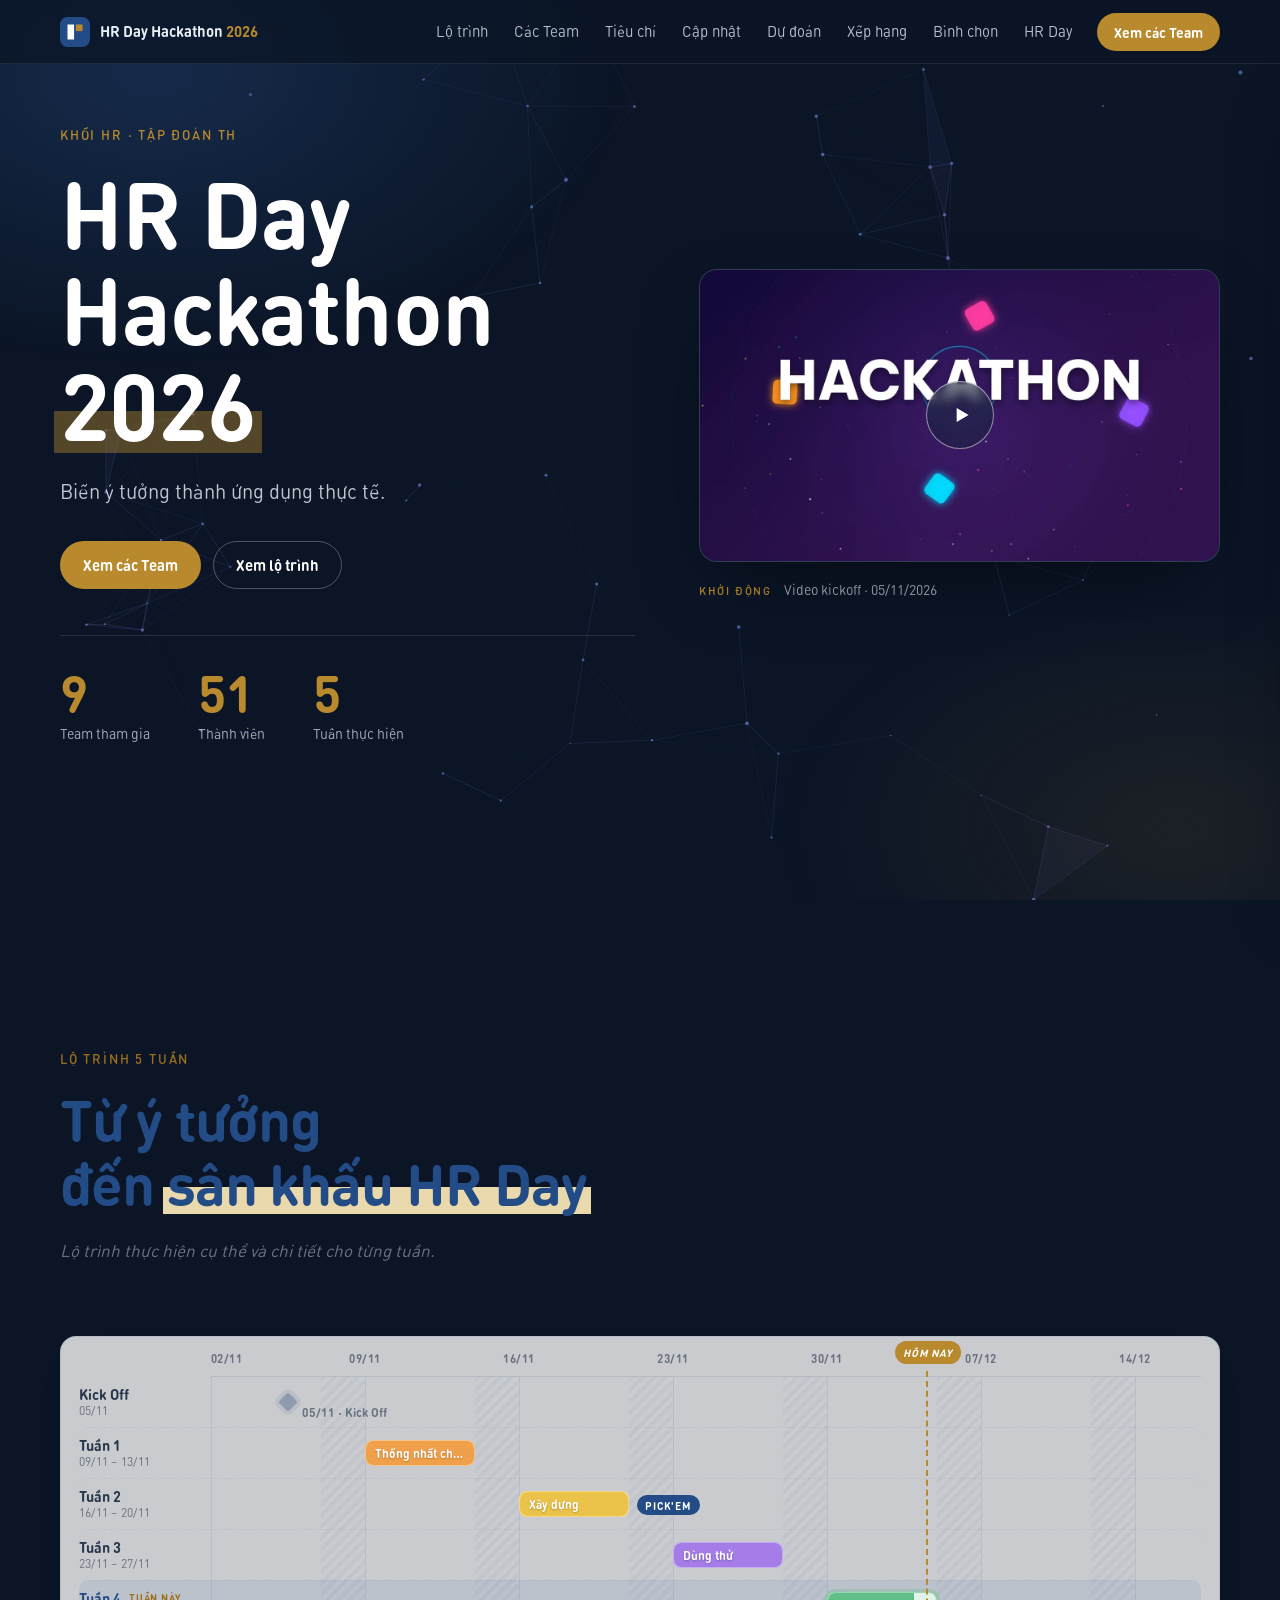
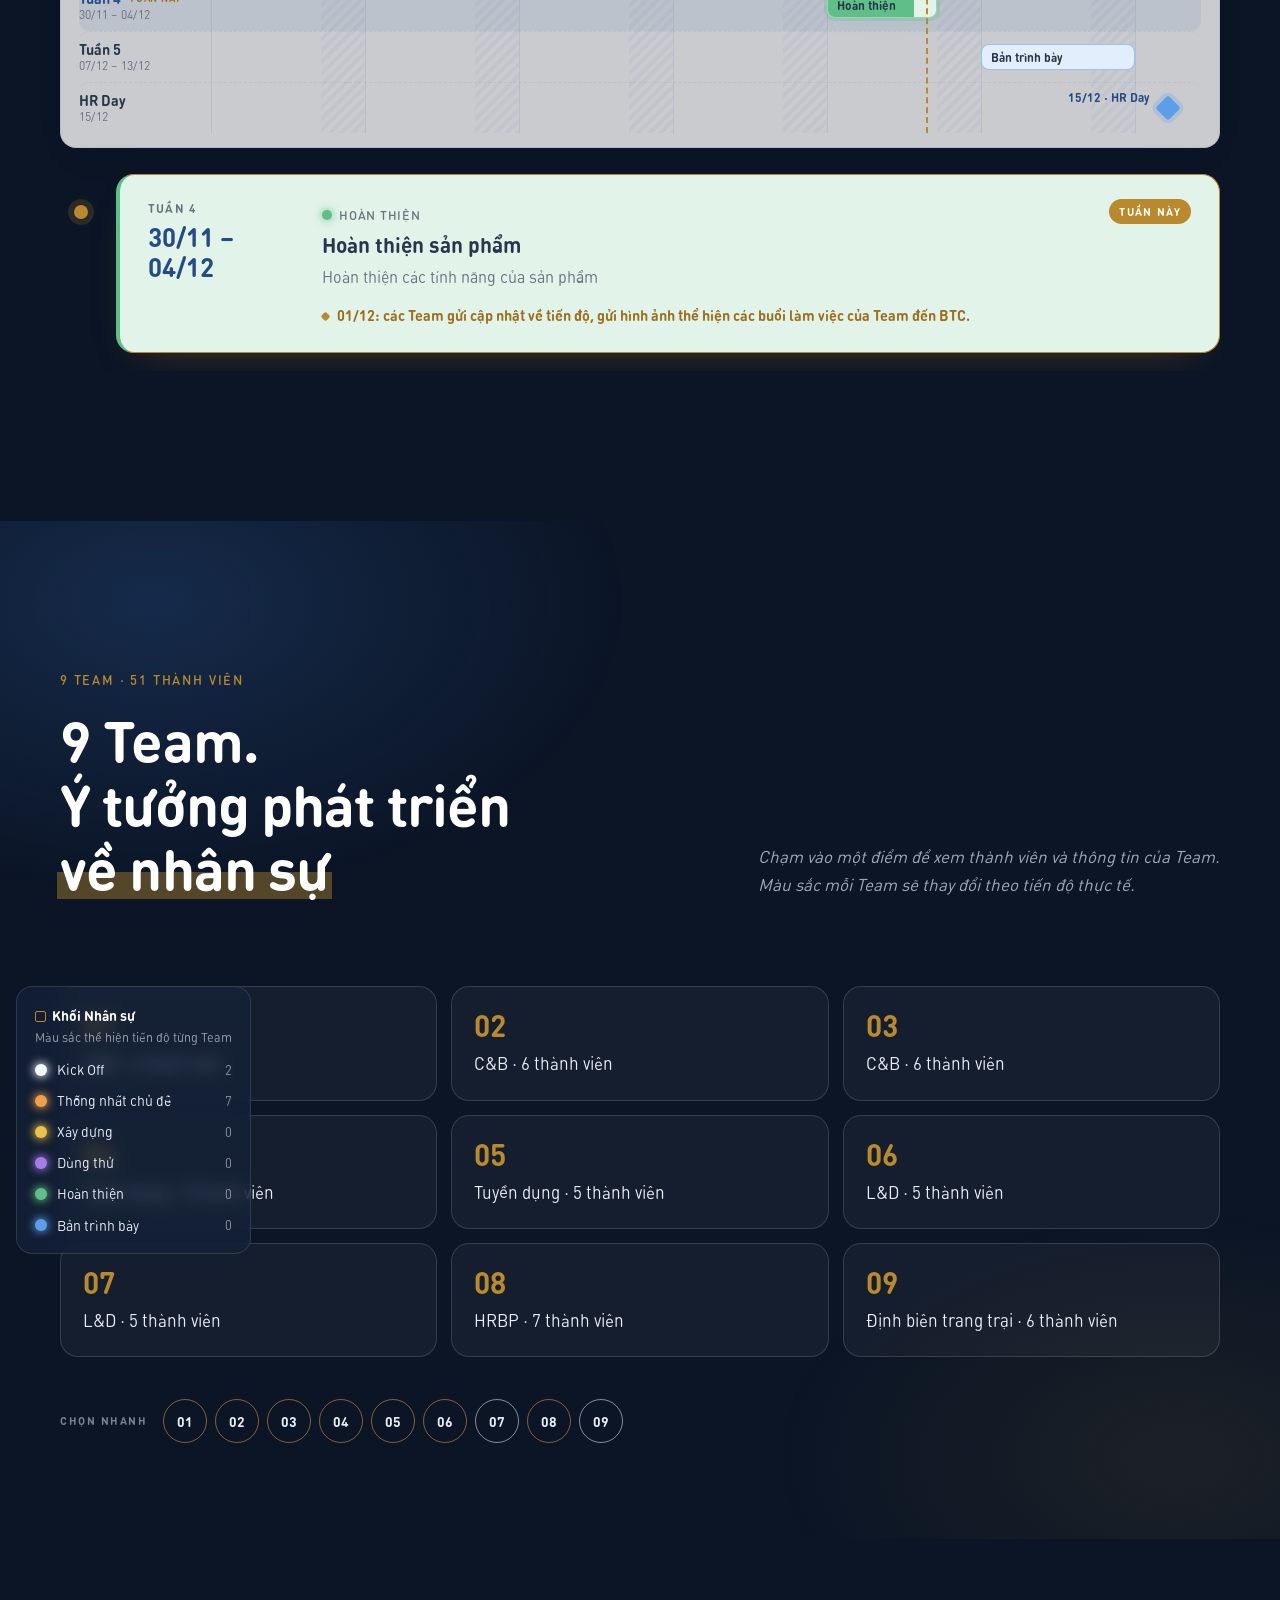
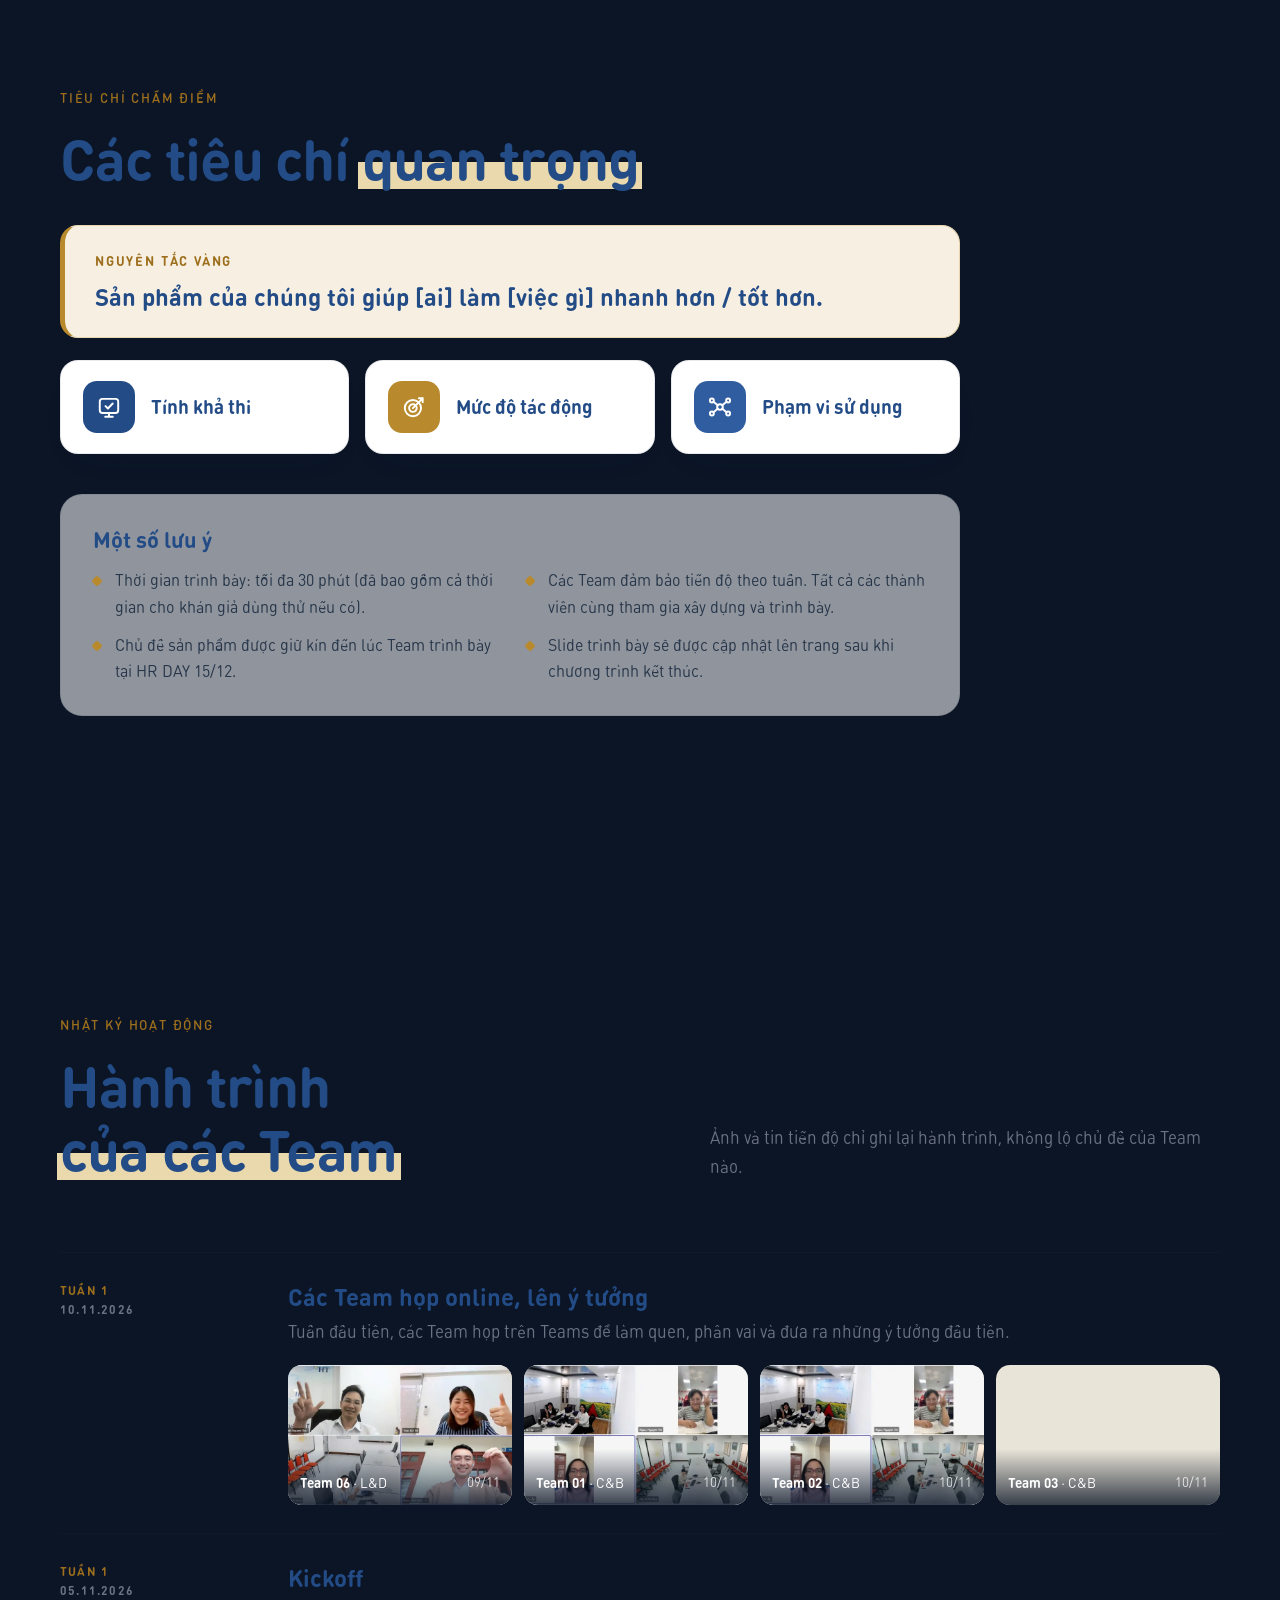
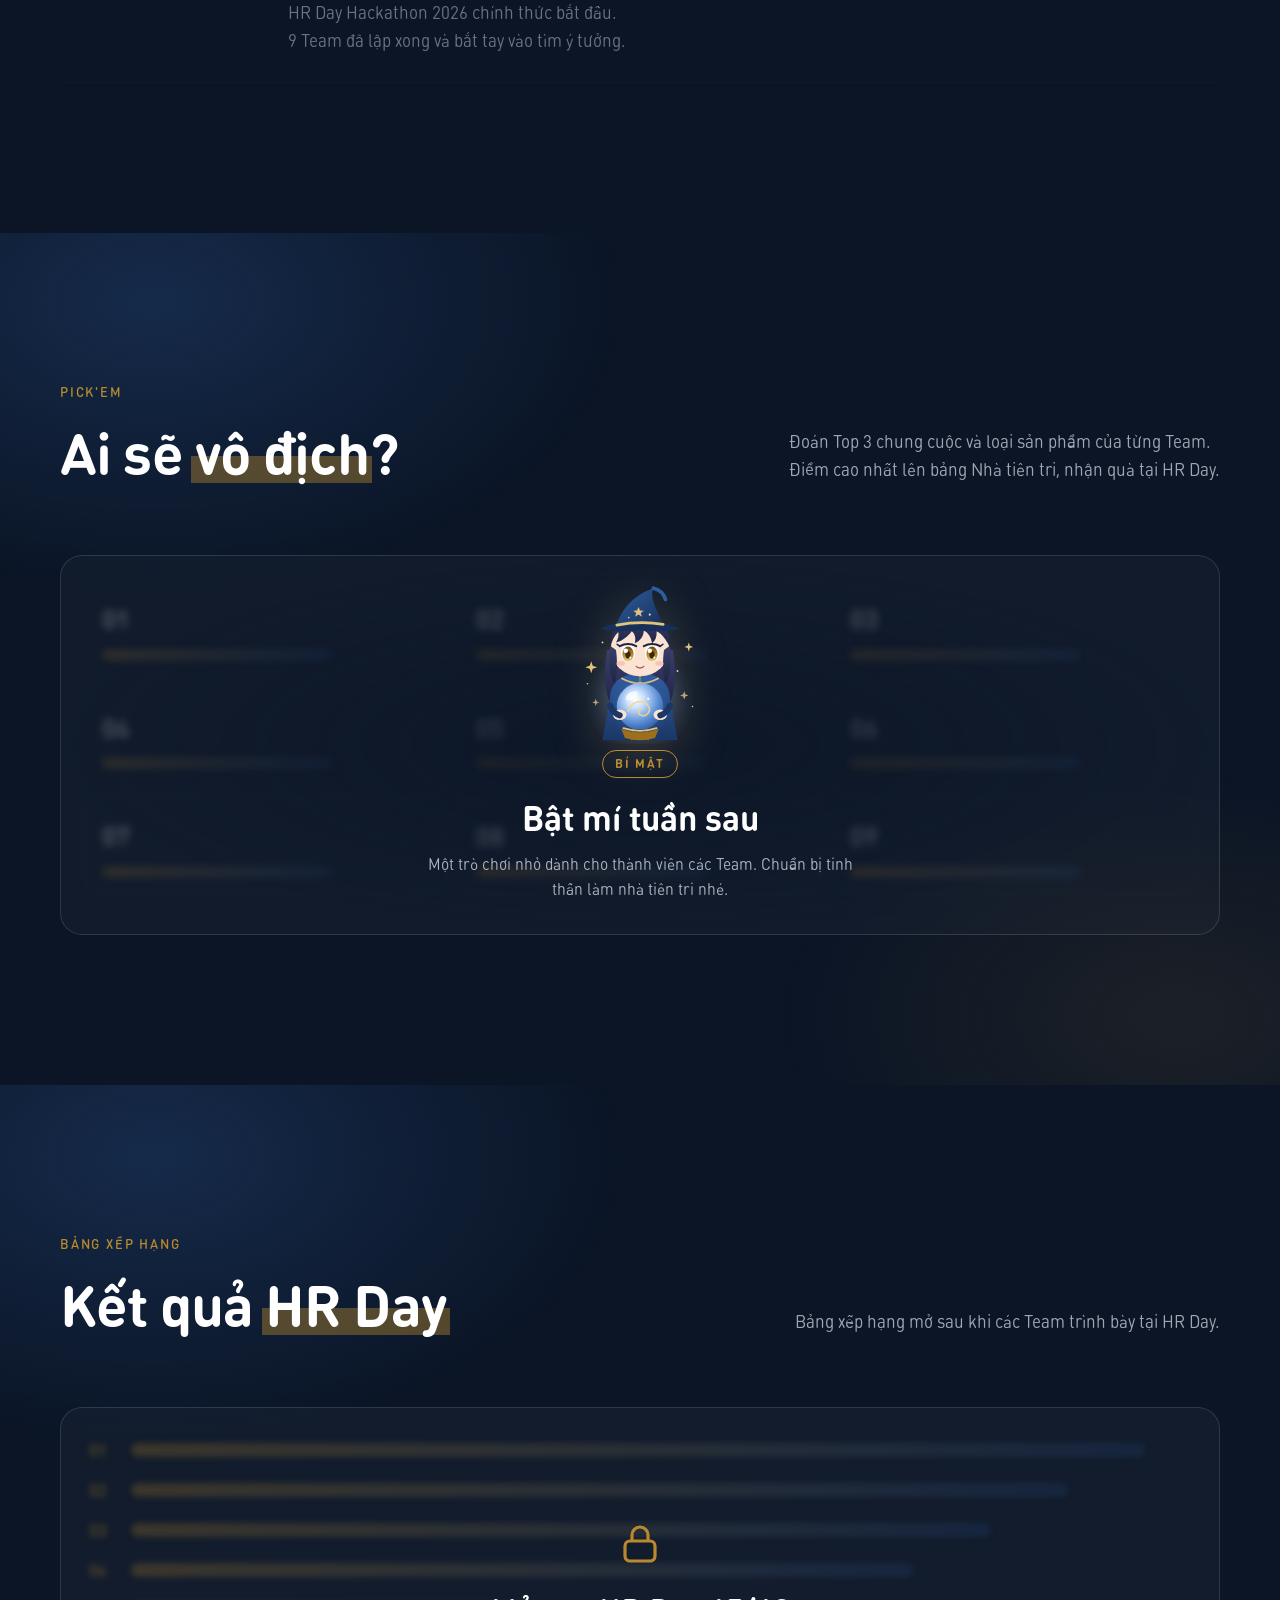
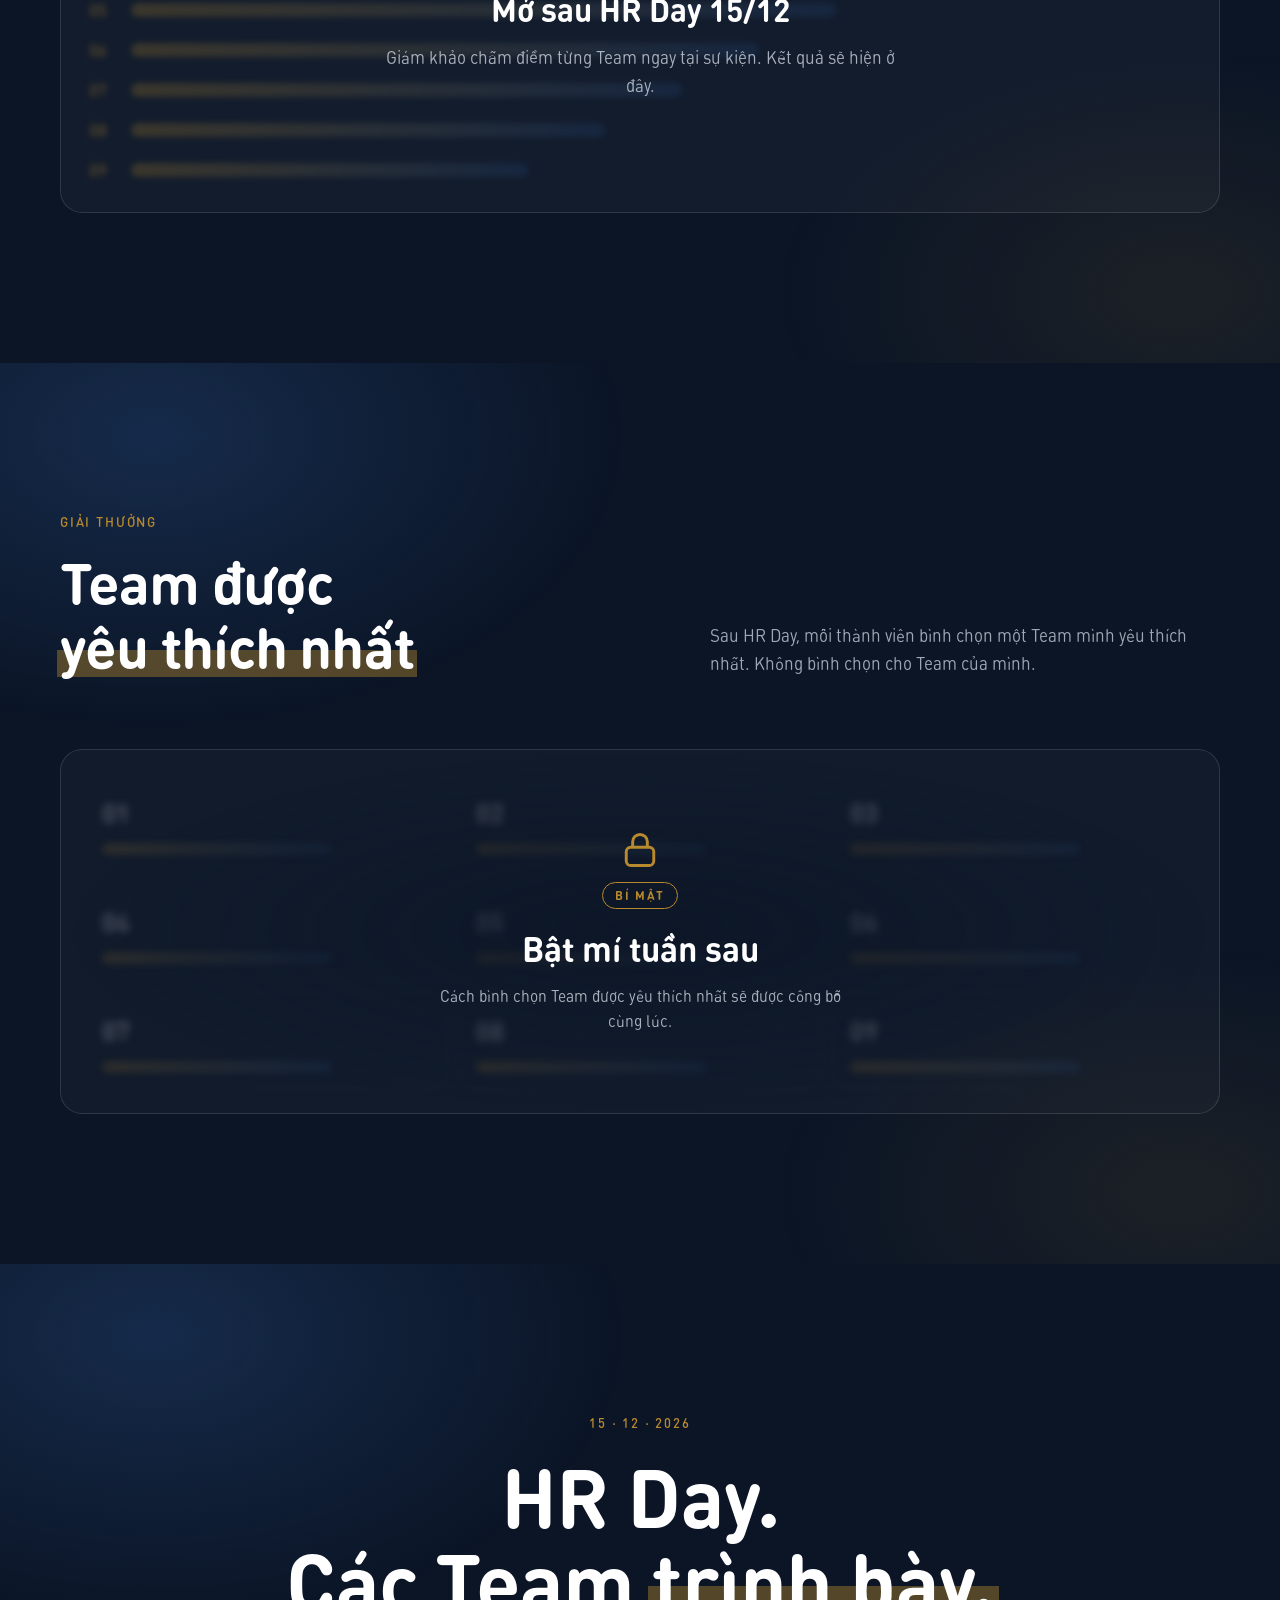
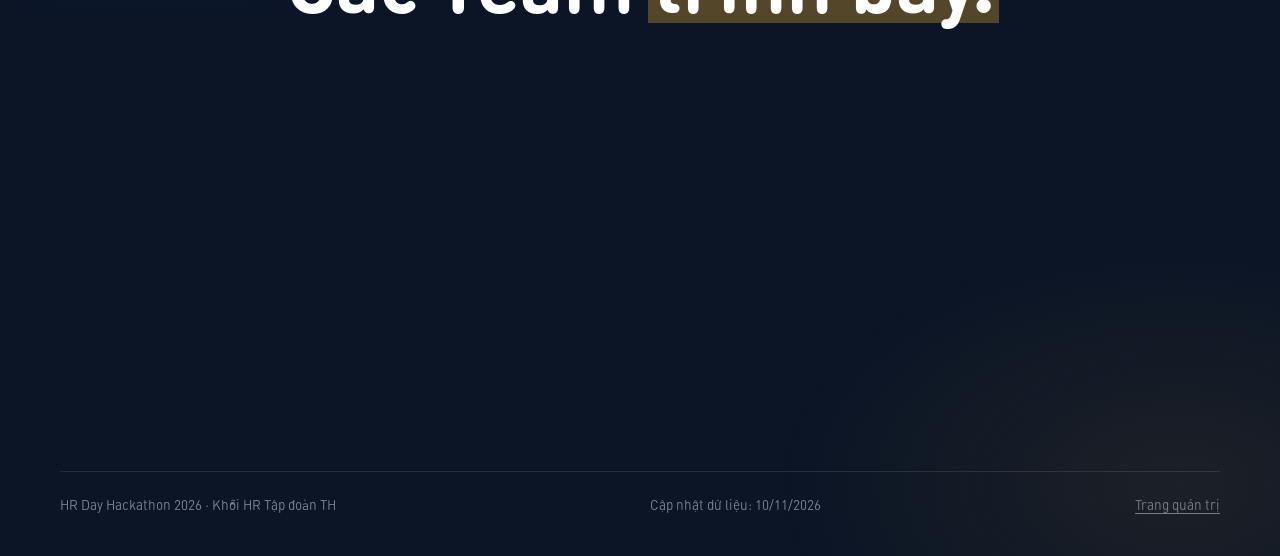
<file: index.html>
<!doctype html>
<html lang="vi">
<head>
<meta charset="utf-8">
<meta name="viewport" content="width=device-width, initial-scale=1, viewport-fit=cover">
<meta name="robots" content="noindex">
<title>HR Day Hackathon 2026</title>
<meta name="description" content="Trang theo dõi HR Day Hackathon 2026: 9 Team, 5 tuần, trình bày tại HR Day 15/12.">
<meta name="theme-color" content="#1A2A42">
<link rel="icon" href="data:image/svg+xml,<svg xmlns='http://www.w3.org/2000/svg' viewBox='0 0 32 32'><rect width='32' height='32' rx='7' fill='%23234C87'/><rect x='8' y='8' width='7' height='16' fill='%23fff'/><rect x='17' y='8' width='7' height='7' fill='%23B88A2D'/></svg>">
<link rel="stylesheet" href="fonts/fonts.css">
<link rel="stylesheet" href="css/site.css">
<script type="importmap">{"imports":{"three":"./vendor/three/three.module.min.js","three/addons/":"./vendor/three/addons/"}}</script>
</head>
<body>
<div class="pv" id="pv" hidden><span>Đang xem trước điểm từ trang quản trị (chỉ trên máy này)</span><button type="button" id="pv-off">Tắt xem trước</button></div>
<a class="skip" href="#noi-dung">Bỏ qua, đến nội dung</a>
<div class="grain" aria-hidden="true"></div>

<header class="nav" id="nav">
  <div class="wrap nav__in">
    <a class="brand" href="#mo-dau" aria-label="HR Day Hackathon 2026, về đầu trang">
      <svg class="brand__mark" viewBox="0 0 32 32" aria-hidden="true"><rect width="32" height="32" rx="8" fill="#234C87"/><rect x="8" y="8" width="7" height="16" fill="#fff"/><rect x="17" y="8" width="7" height="7" fill="#B88A2D"/></svg>
      <span>HR Day Hackathon <b>2026</b></span>
    </a>
    <nav class="nav__links" aria-label="Mục chính">
      <a href="#lo-trinh">Lộ trình</a>
      <a href="#cac-doi">Các Team</a>
      <a href="#tieu-chi">Tiêu chí</a>
      <a href="#cap-nhat">Cập nhật</a>
      <a href="#du-doan" hidden>Dự đoán</a>
      <a href="#xep-hang">Xếp hạng</a>
      <a href="#binh-chon">Bình chọn</a>
      <a href="#hr-day">HR Day</a>
    </nav>
    <a class="btn btn--gold btn--sm" href="#cac-doi">Xem các Team</a>
  </div>
</header>

<main id="noi-dung">

  <!-- 1 · HERO -->
  <section class="sec sec--hero" id="mo-dau" data-ground="dark">
    <div class="wrap hero">
      <div class="hero__text">
        <p class="eyebrow rv" data-ed="html:mo-dau.1">Khối HR · Tập đoàn TH</p>
        <h1 class="h1 rv" data-ed="html:mo-dau.2">HR Day<br>Hackathon <mark class="hl">2026</mark></h1>
        <p class="lede rv" id="hero-lede" data-ed="program.thong_diep"></p>
        <div class="hero__cta rv">
          <a class="btn btn--gold" href="#cac-doi">Xem các Team</a>
          <a class="btn btn--ghost" href="#lo-trinh">Xem lộ trình</a>
        </div>
        <dl class="stats rv">
          <div><dt><span data-count="9">0</span></dt><dd>Team tham gia</dd></div>
          <div><dt><span data-count="51" id="stat-people">0</span></dt><dd>Thành viên</dd></div>
          <div><dt><span data-count="5">0</span></dt><dd>Tuần thực hiện</dd></div>
        </dl>
      </div>
      <figure class="hero__media rv">
        <div class="vcard">
          <video id="kickoff" muted loop playsinline preload="none"
                 aria-label="Video kickoff HR Hackathon 2026"
                 data-src="media/kickoff-play.mp4" data-src-mobile="media/kickoff-play-m.mp4"
                 poster="media/kickoff-poster.webp" data-poster-mobile="media/kickoff-poster-m.webp"></video>
          <button class="vcard__play" id="kickoff-play" type="button" aria-label="Phát video kickoff">
            <svg viewBox="0 0 24 24" aria-hidden="true"><path d="M8 5.5v13l11-6.5z" fill="currentColor"/></svg>
          </button>
        </div>
        <figcaption><span class="eyebrow eyebrow--s">Khởi động</span> Video kickoff · 05/11/2026</figcaption>
      </figure>
    </div>
  </section>

  <!-- 2 · LỘ TRÌNH -->
  <section class="sec sec--road" id="lo-trinh" data-ground="light">
    <div class="wrap">
      <header class="sec__head">
        <p class="eyebrow rv" data-ed="html:lo-trinh.1">Lộ trình 5 tuần</p>
        <h2 class="h2 rv" data-ed="html:lo-trinh.2">Từ ý tưởng<br>đến <mark class="hl">sân khấu HR Day</mark></h2>
        <p class="sub rv" id="road-sub" data-ed="html:lo-trinh.3"><i>Lộ trình thực hiện cụ thể và chi tiết cho từng tuần.</i></p>
      </header>
      <div class="rbar rv" id="road-bar" role="group" aria-label="Tổng quan lộ trình"></div>
      <button type="button" class="road__back" id="road-back" hidden>← Quay lại tuần này</button>
      <div class="road is-collapsed" id="road">
        <div class="road__line" aria-hidden="true"><i id="road-fill"></i></div>
        <ol class="road__list" id="road-list"></ol>
      </div>

    </div>
  </section>

  <!-- 3 · CÁC ĐỘI · CHÒM SAO 3D -->
  <section class="sec sec--teams" id="cac-doi" data-ground="dark">
    <div class="wrap">
      <header class="sec__head sec__head--row">
        <div>
          <p class="eyebrow rv" id="teams-eyebrow">9 Team · 51 thành viên</p>
          <h2 class="h2 rv" data-ed="html:cac-doi.1">9 Team.<br>Ý tưởng phát triển<br><mark class="hl">về nhân sự</mark></h2>
        </div>
        <p class="sub rv" data-ed="html:cac-doi.2"><i>Chạm vào một điểm để xem thành viên và thông tin của Team. <br>Màu sắc mỗi Team sẽ thay đổi theo tiến độ thực tế.</i></p>
      </header>
    </div>

    <div class="stage" id="stage" data-mode="idle">
      <canvas class="stage__canvas" id="galaxy" aria-hidden="true"></canvas>
      <div class="legend" id="legend" aria-label="Chú thích tiến độ">
        <p class="legend__t" data-ed="html:cac-doi.3"><span class="legend__cube" aria-hidden="true"></span>Khối Nhân sự</p>
        <p class="legend__s" data-ed="html:cac-doi.4">Màu sắc thể hiện tiến độ từng Team</p>
        <ul id="legend-list"></ul>
      </div>
      <div class="stage__hint" id="stage-hint" aria-hidden="true"></div>
      <div class="stage__tip" id="stage-tip" role="status" aria-live="polite"></div>
      <div class="stage__tools">
        <button class="tool tool--activate" id="btn-activate" type="button">Chạm để xoay</button>
        <button class="tool" id="btn-zin" type="button" aria-label="Phóng to">+</button>
        <button class="tool" id="btn-zout" type="button" aria-label="Thu nhỏ">−</button>
        <button class="tool" id="btn-reset" type="button">Về góc nhìn ban đầu</button>
      </div>
      <div class="stage__fallback" id="stage-fallback" hidden></div>
    </div>

    <div class="wrap">
      <div class="quick" role="group" aria-label="Chọn nhanh một Team">
        <span class="quick__label" data-ed="html:cac-doi.5">Chọn nhanh</span>
        <div class="quick__row" id="quick"></div>
      </div>
    </div>
  </section>

  <!-- 4 · TIÊU CHÍ -->
  <section class="sec sec--criteria" id="tieu-chi" data-ground="light">
    <div class="wrap">
      <header class="sec__head">
        <p class="eyebrow rv" data-ed="html:tieu-chi.1">Tiêu chí chấm ĐIỂM</p>
        <h2 class="h2 rv" data-ed="html:tieu-chi.2">Các tiêu chí&nbsp;<mark class="hl">quan trọng</mark></h2>
      </header>
      <figure class="golden rv">
        <span class="golden__label" data-ed="html:tieu-chi.3">Nguyên tắc vàng</span>
        <blockquote id="golden"></blockquote>
      </figure>
      <div class="crit" id="criteria"></div>
      <div class="rules rv">
        <h3 class="h3" data-ed="html:tieu-chi.4">Một số lưu ý</h3>
        <ul id="rules"></ul>
      </div>
    </div>
  </section>

  <!-- 5 · CẬP NHẬT -->
  <section class="sec sec--log" id="cap-nhat" data-ground="light">
    <div class="wrap">
      <header class="sec__head sec__head--row">
        <div>
          <p class="eyebrow rv" data-ed="html:cap-nhat.1">Nhật ký hoạt động</p>
          <h2 class="h2 rv" data-ed="html:cap-nhat.2">Hành trình <mark class="hl">của các Team</mark></h2>
        </div>
        <p class="sub rv" data-ed="html:cap-nhat.3">Ảnh và tin tiến độ chỉ ghi lại hành trình, không lộ chủ đề của Team nào.</p>
      </header>
      <ol class="log" id="log"></ol>
    </div>
  </section>

  <!-- 5a · DỰ ĐOÁN (PICK'EM) · hiện khi config có sheet_url -->
  <section class="sec sec--pick" id="du-doan" data-ground="dark" hidden>
    <div class="wrap">
      <header class="sec__head sec__head--row">
        <div>
          <p class="eyebrow rv" data-ed="html:du-doan.1">Pick'em</p>
          <h2 class="h2 rv" data-ed="html:du-doan.2">Ai sẽ <mark class="hl">vô địch</mark>?</h2>
        </div>
        <p class="sub rv" data-ed="html:du-doan.3">Đoán Top 3 chung cuộc và loại sản phẩm của từng Team. <br>Điểm cao nhất lên bảng Nhà tiên tri, nhận quà tại HR Day.</p>
      </header>
      <div class="pick" id="pick"><p class="vote__status">Đang tải…</p></div>
    </div>
  </section>

  <!-- 5b · BẢNG XẾP HẠNG -->
  <section class="sec sec--rank" id="xep-hang" data-ground="dark">
    <div class="wrap">
      <header class="sec__head sec__head--row">
        <div>
          <p class="eyebrow rv" data-ed="html:xep-hang.1">Bảng xếp hạng</p>
          <h2 class="h2 rv" data-ed="html:xep-hang.2">Kết quả <mark class="hl">HR Day</mark></h2>
        </div>
        <p class="sub rv" id="rank-sub">Điểm là trung bình của các giám khảo theo các tiêu chí quan trọng.</p>
      </header>
      <div id="rank"></div>
    </div>
  </section>

  <!-- 5c · BÌNH CHỌN TEAM YÊU THÍCH -->
  <section class="sec sec--vote" id="binh-chon" data-ground="dark">
    <div class="wrap">
      <header class="sec__head sec__head--row">
        <div>
          <p class="eyebrow rv" data-ed="html:binh-chon.1">Giải thưởng</p>
          <h2 class="h2 rv" data-ed="html:binh-chon.2">Team được <mark class="hl">yêu thích nhất</mark></h2>
        </div>
        <p class="sub rv" data-ed="html:binh-chon.3">Sau HR Day, mỗi thành viên bình chọn một Team mình yêu thích nhất. Không bình chọn cho Team của mình.</p>
      </header>
      <div class="vote" id="vote"></div>
    </div>
  </section>

  <!-- 6 · HR DAY -->
  <section class="sec sec--close" id="hr-day" data-ground="dark">
    <div class="wrap close">
      <p class="eyebrow rv" data-ed="html:hr-day.1">15 · 12 · 2026</p>
      <h2 class="h1 h1--close rv" data-ed="html:hr-day.2">HR Day.<br>Các Team <mark class="hl">trình bày.</mark></h2>
      <p class="lede rv" id="close-lede"></p>
      <div class="count rv" id="countdown" aria-live="off">
        <div><b id="cd-d">--</b><span>ngày</span></div>
        <div><b id="cd-h">--</b><span>giờ</span></div>
        <div><b id="cd-m">--</b><span>phút</span></div>
      </div>
      <p class="sr-only" id="cd-sr"></p>
      <div class="hero__cta rv">
        <a class="btn btn--gold" href="hr-day-2026.ics" download>Thêm vào lịch</a>
        <a class="btn btn--ghost" href="#cac-doi">Xem lại các Team</a>
      </div>
      <footer class="foot">
        <span>HR Day Hackathon 2026 · Khối HR Tập đoàn TH</span>
        <span id="foot-updated"></span>
      </footer>
    </div>
  </section>
</main>

<!-- Bảng thông tin đội -->
<aside class="panel" id="panel" aria-hidden="true" aria-labelledby="panel-title" role="dialog" aria-modal="false">
  <div class="panel__grab" aria-hidden="true"></div>
  <button class="panel__x" id="panel-close" type="button" aria-label="Đóng">×</button>
  <div class="panel__body" id="panel-body"></div>
</aside>

<!-- Xem ảnh nhật ký: phóng ra từ ảnh nhỏ -->
<div class="lb" id="lb" hidden role="dialog" aria-modal="true" aria-label="Xem ảnh">
  <div class="lb__bg" data-lb-close></div>
  <img class="lb__img" id="lb-img" alt="">
  <div class="lb__bar">
    <span class="lb__cap" id="lb-cap"></span>
    <span class="lb__n" id="lb-n"></span>
  </div>
  <button class="lb__btn lb__x" type="button" aria-label="Đóng" data-lb-close>×</button>
  <button class="lb__btn lb__prev" type="button" aria-label="Ảnh trước" data-lb="-1">‹</button>
  <button class="lb__btn lb__next" type="button" aria-label="Ảnh sau" data-lb="1">›</button>
</div>

<!-- Trình xem nội dung -->
<dialog class="viewer" id="viewer" aria-labelledby="viewer-title">
  <div class="viewer__in" id="viewer-body"></div>
</dialog>

<!-- Trang quản trị (#quan-tri) -->
<div class="adm" id="admin" hidden></div>

<noscript><p class="noscript">Trang cần bật JavaScript để hiển thị dữ liệu.</p></noscript>
<script src="js/plexus.js"></script>
<script type="module" src="js/site.js"></script>
</body>
</html>
</file>
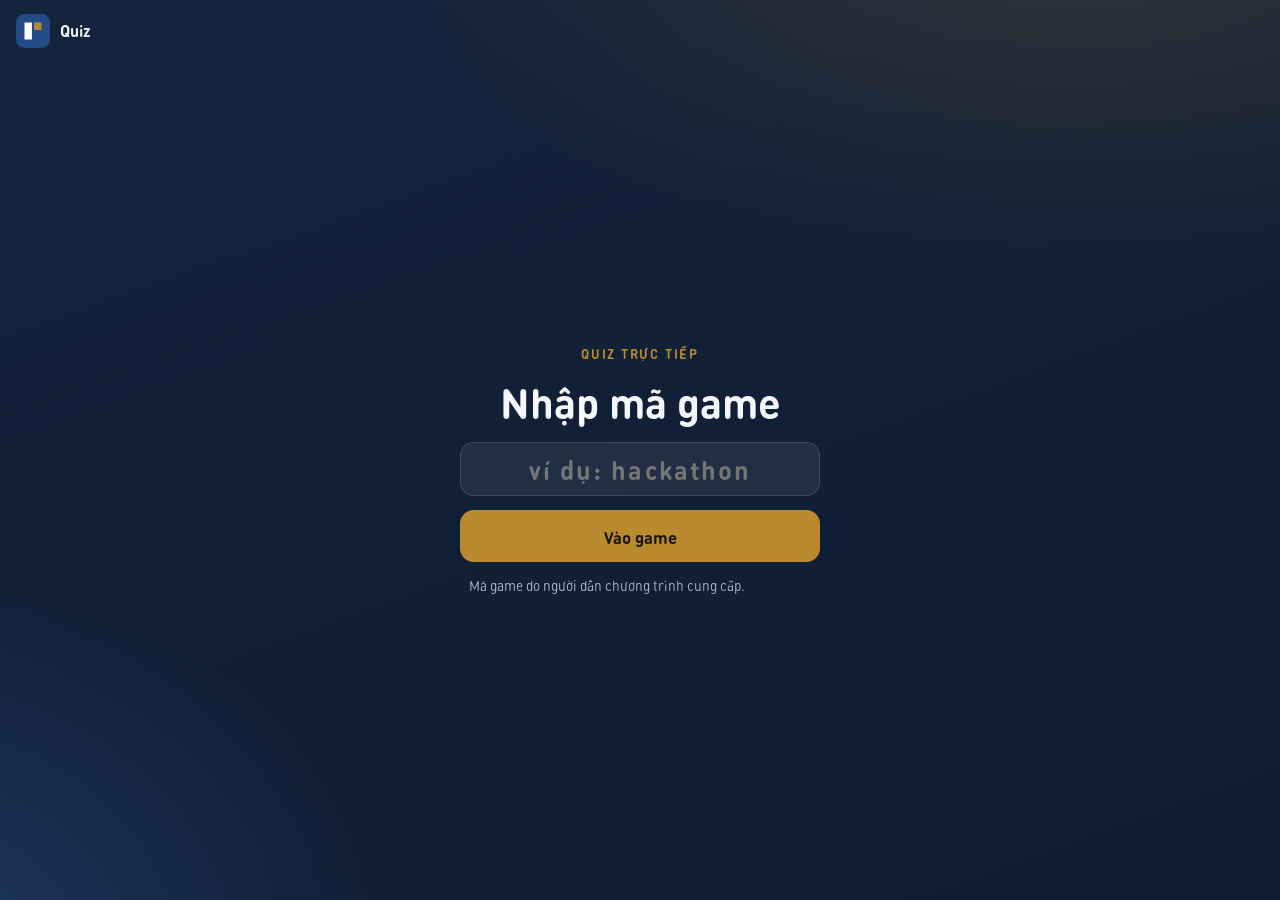
<file: quiz/index.html>
<!doctype html>
<html lang="vi">
<head>
<meta charset="utf-8">
<meta name="viewport" content="width=device-width, initial-scale=1, viewport-fit=cover">
<meta name="robots" content="noindex">
<title>Quiz trực tiếp</title>
<meta name="description" content="Mini app quiz trực tiếp: câu hỏi nhập từ Google Sheet, chơi theo đội hoặc cá nhân, bảng xếp hạng cập nhật trực tiếp.">
<meta name="theme-color" content="#14243D">
<link rel="icon" href="data:image/svg+xml,<svg xmlns='http://www.w3.org/2000/svg' viewBox='0 0 32 32'><rect width='32' height='32' rx='7' fill='%23234C87'/><rect x='8' y='8' width='7' height='16' fill='%23fff'/><rect x='17' y='8' width='7' height='7' fill='%23B88A2D'/></svg>">
<link rel="stylesheet" href="fonts.css">
<link rel="stylesheet" href="app.css">
</head>
<body>
<div class="bg" aria-hidden="true"></div>
<header class="top">
  <div class="brand">
    <svg viewBox="0 0 32 32" aria-hidden="true"><rect width="32" height="32" rx="8" fill="#234C87"/><rect x="8" y="8" width="7" height="16" fill="#fff"/><rect x="17" y="8" width="7" height="7" fill="#B88A2D"/></svg>
    <span><b id="g-ten">Quiz</b><em id="g-phu"></em></span>
  </div>
  <div class="top__r" id="top-r"></div>
</header>
<main id="app" class="app" aria-live="polite"><p class="muted center">Đang tải…</p></main>
<script src="qrcode.js" defer></script>
<script type="module" src="app.js"></script>
</body>
</html>
</file>
<file: fonts/fonts.css>
/* DINRoundOT – font thương hiệu TH, dùng cho toàn bộ trang */
@font-face{font-family:'DINRoundOT';font-style:normal;font-weight:300;font-display:swap;src:url(../fonts/dinround-light.woff2) format('woff2')}
@font-face{font-family:'DINRoundOT';font-style:normal;font-weight:400;font-display:swap;src:url(../fonts/dinround-regular.woff2) format('woff2')}
@font-face{font-family:'DINRoundOT';font-style:normal;font-weight:500;font-display:swap;src:url(../fonts/dinround-medium.woff2) format('woff2')}
@font-face{font-family:'DINRoundOT';font-style:normal;font-weight:700;font-display:swap;src:url(../fonts/dinround-bold.woff2) format('woff2')}
</file>
<file: css/site.css>
/* HR Hackathon 2026 · giao diện v2 (11/11/2026)
   Nhận diện TH: navy + vàng đồng, toàn bộ chữ dùng DINRoundOT. */

:root{
  --primary-deep:#234C87; --primary:#2F5D9F; --primary-soft:#EAF2FC;
  --accent-deep:#9D6F1D; --accent:#B88A2D; --accent-soft:#F7F0E2;
  --text:#27364A; --text-2:#6B7280;
  --night:#16243A;            /* nền tối: navy sâu, phái sinh từ #27364A */
  --night-2:#1D3150;
  --cream:#F7F2E8;            /* nền sáng: kem, phái sinh từ #F7F0E2 */
  --bg:var(--night);
  --sans:'DINRoundOT',system-ui,-apple-system,'Segoe UI',sans-serif;
  --serif:var(--sans);
  --mono:var(--sans);
  --r:18px; --nav-h:64px;
  --ease:cubic-bezier(.22,.7,.2,1);
}
*,*::before,*::after{box-sizing:border-box}
html{scroll-behavior:smooth;scroll-padding-top:calc(var(--nav-h) + 8px);-webkit-text-size-adjust:100%}
body{margin:0;background:var(--bg);color:var(--text);font:400 17px/1.65 var(--sans);
  -webkit-font-smoothing:antialiased;overflow-x:hidden;transition:background-color .1s linear}
img,video,canvas,svg{display:block;max-width:100%}
a{color:inherit}
button{font:inherit;color:inherit;cursor:pointer}
.sr-only{position:absolute;width:1px;height:1px;overflow:hidden;clip:rect(0 0 0 0);white-space:nowrap}
.skip{position:absolute;left:12px;top:-60px;z-index:100;background:#fff;color:var(--text);padding:8px 14px;border-radius:8px}
.skip:focus{top:12px}
:focus-visible{outline:2px solid var(--accent);outline-offset:3px;border-radius:6px}

/* lưới chấm mờ thay cho nền sao */
.grain{position:fixed;inset:0;pointer-events:none;z-index:0;opacity:var(--dots,.5);
  background-image:radial-gradient(circle at center, var(--dot,rgba(255,255,255,.09)) 1px, transparent 1.4px);
  background-size:26px 26px;transition:opacity .4s}

.wrap{width:min(1160px,100% - 32px);margin-inline:auto;position:relative}
main{position:relative;z-index:1}
.sec{position:relative;padding:clamp(88px,12vw,150px) 0}
.sec[data-ground=dark]{color:#E8EEF7}
.sec[data-ground=light]{color:var(--text)}

/* ---------- chữ ---------- */
.eyebrow{font:500 13px/1.4 var(--mono);letter-spacing:.14em;text-transform:uppercase;margin:0 0 18px;color:var(--accent)}
.sec[data-ground=light] .eyebrow{color:var(--accent-deep)}
.eyebrow--s{font-size:11px;margin:0 10px 0 0;display:inline}
.h1{font:700 clamp(46px,7.4vw,92px)/1.04 var(--serif);letter-spacing:-.01em;margin:0 0 26px;color:#fff;text-wrap:balance}
.h2{font:700 clamp(34px,4.8vw,58px)/1.1 var(--serif);letter-spacing:-.015em;margin:0;text-wrap:balance}
.sec[data-ground=light] .h2{color:var(--primary-deep)}
.sec[data-ground=dark] .h2{color:#fff}
.h3{font:700 22px/1.3 var(--serif);margin:0 0 14px}
.lede{font-size:clamp(17px,1.6vw,20px);line-height:1.6;margin:0 0 34px;max-width:34em;color:rgba(232,238,247,.82)}
.sub{font-size:17px;max-width:30em;margin:22px 0 0;color:var(--text-2)}
.sec[data-ground=dark] .sub{color:rgba(232,238,247,.68)}

/* highlight kiểu bút dạ: vẽ dần khi vào khung nhìn */
mark.hl{color:inherit;background:linear-gradient(transparent 58%, var(--hl,rgba(184,138,45,.42)) 58%, var(--hl,rgba(184,138,45,.42)) 92%, transparent 92%) no-repeat 0 0 / 0% 100%;
  padding:0 .06em;margin:0 -.06em;transition:background-size 1s var(--ease) .35s;-webkit-box-decoration-break:clone;box-decoration-break:clone}
.sec[data-ground=light] mark.hl{--hl:#EBD9AE}
.in mark.hl, mark.hl.in{background-size:100% 100%}

/* ---------- nút ---------- */
.btn{display:inline-flex;align-items:center;gap:8px;min-height:48px;padding:0 22px;border-radius:999px;font-weight:600;font-size:15px;text-decoration:none;border:1px solid transparent;transition:transform .2s var(--ease),background .2s,border-color .2s,color .2s}
.btn:hover{transform:translateY(-1px)}
.btn--sm{min-height:38px;padding:0 16px;font-size:14px}
.btn--gold{background:var(--accent);color:#fff}
.btn--gold:hover{background:var(--accent-deep)}
.btn--ghost{border-color:rgba(255,255,255,.28);color:#fff}
.btn--ghost:hover{border-color:var(--accent)}
.sec[data-ground=light] .btn--ghost{border-color:rgba(39,54,74,.25);color:var(--text)}

/* ---------- thanh điều hướng ---------- */
.nav{position:fixed;top:0;left:0;right:0;z-index:50;height:var(--nav-h);display:flex;align-items:center;
  background:color-mix(in srgb, var(--bg) 78%, transparent);backdrop-filter:blur(14px);-webkit-backdrop-filter:blur(14px);
  border-bottom:1px solid var(--line,rgba(255,255,255,.08));color:var(--nav-fg,#E8EEF7);transition:color .4s,border-color .4s}
.nav__in{display:flex;align-items:center;gap:24px}
.brand{display:flex;align-items:center;gap:10px;text-decoration:none;font-weight:600;font-size:15px;margin-right:auto;white-space:nowrap}
.brand b{color:var(--accent)}
.brand__mark{width:30px;height:30px}
.nav__links{display:flex;gap:26px;font-size:15px}
.nav__links a{text-decoration:none;opacity:.78;transition:opacity .2s}
.nav__links a:hover,.nav__links a[aria-current]{opacity:1}
.nav__links a[aria-current]{text-decoration:underline;text-decoration-color:var(--accent);text-underline-offset:6px;text-decoration-thickness:2px}

/* ---------- hiệu ứng xuất hiện ---------- */
.rv{opacity:0;transform:translateY(22px);transition:opacity .8s var(--ease),transform .8s var(--ease)}
.rv.in{opacity:1;transform:none}

/* ---------- 1 · HERO ---------- */
.sec--hero{min-height:100svh;display:flex;align-items:center;padding-top:calc(var(--nav-h) + 56px)}
.hero{display:grid;grid-template-columns:1.05fr .95fr;gap:clamp(32px,5vw,72px);align-items:center}
.hero__cta{display:flex;flex-wrap:wrap;gap:12px}
.stats{display:flex;gap:clamp(22px,4vw,48px);margin:46px 0 0;padding-top:28px;border-top:1px solid rgba(255,255,255,.12)}
.stats div{margin:0}
.stats dt{font:700 clamp(38px,4.4vw,52px)/1 var(--serif);color:var(--accent);font-variant-numeric:tabular-nums}
.stats dd{margin:8px 0 0;font-size:14px;line-height:1.4;color:rgba(232,238,247,.7);white-space:nowrap}
.hero__media{margin:0}
.vcard{position:relative;border-radius:var(--r);overflow:hidden;aspect-ratio:16/9;background:var(--night-2);
  border:1px solid rgba(255,255,255,.12);box-shadow:0 30px 80px -30px rgba(0,0,0,.6)}
.vcard video{width:100%;height:100%;object-fit:cover}
.vcard__play{position:absolute;left:50%;top:50%;translate:-50% -50%;width:68px;height:68px;border-radius:50%;border:1px solid rgba(255,255,255,.5);
  background:rgba(22,36,58,.55);backdrop-filter:blur(6px);color:#fff;display:grid;place-items:center;transition:transform .25s var(--ease),background .25s}
.vcard__play svg{width:26px;margin-left:3px}
.vcard__play:hover{transform:scale(1.07);background:var(--accent)}
.vcard.is-playing .vcard__play{opacity:0;pointer-events:none}
.hero__media figcaption{margin-top:16px;font-size:14px;color:rgba(232,238,247,.7)}

/* ---------- tiêu đề section ---------- */
.sec__head{margin-bottom:clamp(44px,6vw,72px)}
.sec__head--row{display:flex;justify-content:space-between;align-items:flex-end;gap:32px}
.sec__head--row .sub{margin:0}

/* ---------- 2 · LỘ TRÌNH ---------- */
.sec--road{min-height:min(100svh,920px)}
.road{position:relative;padding-left:56px;--rp:56px}
.road__line{position:absolute;left:24px;top:30px;bottom:40px;width:2px;border-radius:2px;background:rgba(39,54,74,.14)}
.road__line i{position:absolute;left:-.5px;top:0;width:3px;height:0;border-radius:3px;background:var(--accent);transition:height .15s linear}
.road__track{stroke:rgba(39,54,74,.14);stroke-width:2;vector-effect:non-scaling-stroke}
.road__fill{stroke:var(--accent);stroke-width:3;stroke-linecap:round;vector-effect:non-scaling-stroke;stroke-dasharray:100;stroke-dashoffset:100}
.road__list{list-style:none;margin:0;padding:0}
/* thu gọn / mở rộng mượt: mỗi chặng co theo hàng lưới 0fr ↔ 1fr */
.road__item{display:grid;grid-template-rows:1fr;opacity:1;transition:grid-template-rows .5s var(--ease),opacity .35s ease .12s}
.road__clip{min-height:0;overflow:hidden;margin-left:calc(-1 * var(--rp,56px));padding-left:var(--rp,56px)}
.road__pad{padding-bottom:18px}
.road.is-collapsed .road__item:not(.is-shown){grid-template-rows:0fr;opacity:0;transition-delay:0s}
.road.is-collapsed .road__item:not(.is-shown) .step{transform:translateY(8px)}
.road__item .step{transition:transform .55s var(--ease),border-color .3s,box-shadow .3s}
.road.is-collapsed .road__line{opacity:0}
.road__line{transition:opacity .4s ease}
.sec--road .btn--ghost{background:#fff}
/* thanh tổng quan 6 chặng */
.rbar{display:grid;grid-template-columns:repeat(6,1fr);gap:6px;margin:0 0 26px}
.rbar__seg{position:relative;display:flex;flex-direction:column;align-items:flex-start;gap:2px;padding:14px 14px 12px;border:1px solid rgba(39,54,74,.1);border-radius:14px;background:#FBF8F2;color:var(--text);text-align:left;overflow:hidden;transition:transform .25s var(--ease),border-color .25s,background .25s}
.rbar__seg:hover{transform:translateY(-2px);border-color:var(--c)}
.rbar__seg b{position:relative;font-weight:700;font-size:15px}
.rbar__seg small{position:relative;font-size:12.5px;color:var(--text-2)}
.rbar__fill{position:absolute;left:0;right:0;bottom:0;height:4px;background:rgba(39,54,74,.08)}
.rbar__seg.is-past .rbar__fill{background:var(--c);opacity:.55}
.rbar__seg.is-cur{background:var(--st);border-color:var(--c)}
.rbar__seg[aria-pressed=true]{background:var(--st);border-color:var(--c);box-shadow:0 0 0 2px var(--c) inset,0 12px 26px -20px rgba(22,36,58,.6);transform:translateY(-2px)}
.road__back{display:block;margin:-14px 0 14px auto;border:0;background:none;font:inherit;font-weight:500;font-size:14px;color:var(--accent-deep);cursor:pointer;padding:4px 0}
.road__back[hidden]{display:none}
.rbar__seg.is-cur .rbar__fill{background:var(--c)}
.rbar__seg.is-cur::after{content:"Tuần này";position:absolute;top:10px;right:10px;font-weight:700;font-size:10.5px;letter-spacing:.08em;text-transform:uppercase;color:var(--accent-deep)}
.rbar__seg.is-cur:last-child::after{content:"Sắp tới"}
.step{position:relative;display:grid;grid-template-columns:150px 1fr auto;gap:24px;align-items:start;padding:24px 28px;border-radius:var(--r);
  background:var(--st,rgba(255,255,255,.62));border:1px solid rgba(39,54,74,.08);border-left:4px solid var(--stb,transparent);transition:border-color .3s,background .3s,box-shadow .3s}
.step::before{content:"";position:absolute;left:-46px;top:30px;width:14px;height:14px;border-radius:50%;background:var(--cream);border:2px solid rgba(39,54,74,.25);transition:all .3s}
.step.is-past::before{background:var(--accent);border-color:var(--accent)}
.step.is-now{border-color:var(--accent);border-left-color:var(--stb,var(--accent));box-shadow:0 18px 40px -24px rgba(157,111,29,.45)}
.step.is-now::before{background:var(--accent);border-color:var(--accent);box-shadow:0 0 0 6px rgba(184,138,45,.18)}
.step__when{font:600 12px/1.5 var(--mono);letter-spacing:.1em;text-transform:uppercase;color:var(--text-2)}
.step__when b{display:block;font:700 26px/1.15 var(--serif);letter-spacing:0;text-transform:none;color:var(--primary-deep);margin-top:4px}
.step__stage{display:inline-flex;align-items:center;font-weight:500;font-size:12.5px;letter-spacing:.06em;text-transform:uppercase;color:var(--text-2);margin-bottom:6px}
.step__title{font:700 21px/1.3 var(--serif);margin:0 0 6px;color:var(--text)}
.step__desc{margin:0;color:var(--text-2);font-size:16px}
.step__moc{display:inline-flex;margin-top:12px;font-weight:600;font-size:14.5px;color:var(--accent-deep);gap:8px;align-items:baseline}
.step__moc::before{content:"";width:7px;height:7px;border-radius:2px;background:var(--accent);transform:translateY(-1px) rotate(45deg)}
.badge{font:600 11px/1 var(--mono);letter-spacing:.12em;text-transform:uppercase;padding:7px 10px;border-radius:999px;background:var(--accent);color:#fff;white-space:nowrap}
.step--final{}
.step--final::before{border-color:var(--stb)}

/* ---------- 3 · CHÒM SAO 3D ---------- */
.sec--teams{padding-bottom:clamp(60px,8vw,96px)}
.stage{position:relative;height:min(78svh,760px);min-height:480px;margin:0 auto;width:min(1400px,100%);
  touch-action:pan-y;user-select:none;-webkit-user-select:none}
.stage[data-mode=active]{touch-action:none}
.stage__canvas{width:100%;height:100%;cursor:grab}
.stage__canvas:active{cursor:grabbing}
.stage.is-hovering .stage__canvas{cursor:pointer}
.stage__hint{position:absolute;left:50%;bottom:72px;translate:-50% 0;font:600 11px/1 var(--mono);letter-spacing:.14em;text-transform:uppercase;
  color:rgba(232,238,247,.55);pointer-events:none;white-space:nowrap}
.stage__tip{position:absolute;left:0;top:0;pointer-events:none;padding:10px 14px;border-radius:12px;background:rgba(22,36,58,.88);border:1px solid rgba(184,138,45,.5);
  color:#fff;font-size:14px;line-height:1.35;opacity:0;transform:translate(-50%,calc(-100% - 22px));transition:opacity .2s;white-space:nowrap;backdrop-filter:blur(6px)}
.stage__tip b{font-family:var(--serif);font-size:16px}
.stage__tip small{display:block;color:rgba(232,238,247,.6);font-size:12px;margin-top:2px}
.stage__tip.show{opacity:1}
.stage__tools{position:absolute;right:16px;bottom:16px;display:flex;gap:8px;flex-wrap:wrap;justify-content:flex-end}
.tool{min-height:40px;min-width:40px;padding:0 14px;border-radius:999px;border:1px solid rgba(255,255,255,.22);background:rgba(22,36,58,.6);color:#E8EEF7;
  font-size:14px;backdrop-filter:blur(8px);transition:border-color .2s,background .2s}
.tool:hover{border-color:var(--accent)}
.tool--activate{display:none;background:var(--accent);border-color:var(--accent);color:#fff;font-weight:600}
.stage[data-mode=active] .tool--activate{background:#fff;color:var(--text);border-color:#fff}
.stage__fallback{position:absolute;inset:0;padding:16px;overflow:auto}
.stage.is-flat{height:auto;min-height:0}
.stage.is-flat .stage__canvas,.stage.is-flat .stage__tools,.stage.is-flat .stage__hint{display:none}
.stage.is-flat .stage__fallback{position:static}
.flat{width:min(1160px,100% - 32px);margin:0 auto;display:grid;grid-template-columns:repeat(3,1fr);gap:14px}
.flat button{text-align:left;padding:22px;border-radius:var(--r);border:1px solid rgba(255,255,255,.14);background:rgba(255,255,255,.04);color:#E8EEF7}
.flat button:hover{border-color:var(--accent)}
.flat b{display:block;font:700 30px/1 var(--serif);color:var(--accent);margin-bottom:10px}

.quick{display:flex;align-items:center;gap:16px;margin-top:26px;flex-wrap:wrap}
.quick__label{font:600 11px/1 var(--mono);letter-spacing:.14em;text-transform:uppercase;color:rgba(232,238,247,.5)}
.quick__row{display:flex;gap:8px;flex-wrap:wrap}
.quick__row button{width:44px;height:44px;border-radius:50%;border:1px solid rgba(255,255,255,.18);background:transparent;color:#E8EEF7;
  font:600 14px/1 var(--sans);font-variant-numeric:tabular-nums;transition:all .2s}
.quick__row button:hover,.quick__row button[aria-pressed=true]{border-color:var(--accent);background:var(--accent);color:#fff}

/* chú thích tiến độ */
.legend{position:absolute;left:16px;top:16px;z-index:2;padding:16px 18px;border-radius:16px;background:rgba(22,36,58,.66);border:1px solid rgba(255,255,255,.12);backdrop-filter:blur(8px);color:#E8EEF7;max-width:240px}
.legend__t{font-weight:700;font-size:14px;margin:0 0 2px;color:#fff}
.legend__s{font-size:12.5px;line-height:1.4;color:rgba(232,238,247,.62);margin:0 0 12px}
.legend__cube{display:inline-block;width:11px;height:11px;border:1.5px solid var(--accent);border-radius:2px;margin-right:6px;vertical-align:-1px}
.legend ul{list-style:none;margin:0;padding:0;display:grid;gap:8px}
.legend li{display:flex;align-items:center;gap:10px;font-size:14px}
.legend li i{width:12px;height:12px;border-radius:50%;box-shadow:0 0 10px 1px var(--c);background:var(--c);flex:none}
.legend li span{margin-left:auto;color:rgba(232,238,247,.55);font-size:13px;font-variant-numeric:tabular-nums}
.dot{display:inline-block;width:10px;height:10px;border-radius:50%;background:var(--c);margin-right:7px;box-shadow:0 0 8px var(--c);vertical-align:0}

/* bảng thông tin đội */
.panel{position:fixed;z-index:60;top:calc(var(--nav-h) + 12px);right:12px;bottom:12px;width:min(420px,calc(100% - 24px));
  background:#FBF8F2;color:var(--text);border-radius:22px;box-shadow:0 30px 80px -20px rgba(0,0,0,.45);
  transform:translateX(calc(100% + 24px));transition:transform .5s var(--ease);display:flex;flex-direction:column;overflow:hidden}
.panel.open{transform:none}
.panel__grab{display:none}
.panel__x{position:absolute;top:14px;right:14px;width:40px;height:40px;border-radius:50%;border:1px solid rgba(39,54,74,.15);background:#fff;font-size:22px;line-height:1;z-index:2}
.panel__body{overflow:auto;padding:28px 28px 24px;flex:1;overscroll-behavior:contain}
.p-eyebrow{font:600 12px/1.4 var(--mono);letter-spacing:.14em;text-transform:uppercase;color:var(--accent-deep);margin:0 0 10px}
.p-title{font:700 38px/1.1 var(--serif);color:var(--primary-deep);margin:0 0 18px}
.p-row{display:grid;grid-template-columns:1fr 1fr;gap:10px;margin-bottom:18px}
.p-cell{padding:12px 14px;border-radius:14px;background:#fff;border:1px solid rgba(39,54,74,.08)}
.p-cell span{display:block;font-size:12px;color:var(--text-2);margin-bottom:3px}
.p-cell b{font-weight:600;font-size:15px}
.fog{position:relative;padding:16px;border-radius:14px;background:var(--primary-soft);margin-bottom:22px;overflow:hidden}
.fog span{display:block;font-size:12px;color:var(--text-2);margin-bottom:6px}
.fog__txt{font:700 19px/1.35 var(--serif);color:var(--primary-deep);filter:blur(var(--blur,10px));user-select:none}
.fog__lock{position:absolute;right:14px;top:14px;font:600 11px/1 var(--mono);letter-spacing:.1em;text-transform:uppercase;color:var(--primary)}
.p-h{font:600 12px/1.4 var(--mono);letter-spacing:.14em;text-transform:uppercase;color:var(--text-2);margin:0 0 8px}
.members{list-style:none;margin:0 0 22px;padding:0}
.members li{display:flex;justify-content:space-between;gap:12px;padding:11px 0;border-bottom:1px solid rgba(39,54,74,.08);font-size:15.5px}
.members li span{color:var(--text-2);font-size:14px;white-space:nowrap}
.members .cap::after{content:"Đội trưởng";margin-left:8px;font:600 10px/1 var(--mono);letter-spacing:.08em;text-transform:uppercase;padding:4px 7px;border-radius:999px;background:var(--accent-soft);color:var(--accent-deep);vertical-align:2px}
.p-actions{display:grid;gap:10px}
.p-actions .btn{justify-content:center}
.p-nav{display:flex;justify-content:space-between;margin-top:14px}
.p-nav button{border:0;background:none;color:var(--text-2);font-size:14px;padding:8px 0}
.p-nav button:hover{color:var(--primary-deep)}

/* trình xem nội dung */
.viewer{border:0;padding:0;width:min(1100px,100% - 24px);max-height:calc(100svh - 24px);border-radius:22px;background:var(--night);color:#E8EEF7}
.viewer::backdrop{background:rgba(10,18,30,.72);backdrop-filter:blur(4px)}
.viewer__in{position:relative;padding:28px}
.viewer__x{position:absolute;top:14px;right:14px;width:40px;height:40px;border-radius:50%;border:1px solid rgba(255,255,255,.25);background:transparent;color:#fff;font-size:22px}
.lock{display:grid;place-items:center;text-align:center;min-height:380px;padding:30px}
.lock svg{width:56px;color:var(--accent);margin:0 auto 18px}
.lock h3{font:700 30px/1.2 var(--serif);margin:0 0 10px;color:#fff}
.lock p{margin:0 auto;max-width:28em;color:rgba(232,238,247,.7)}
.slides{position:relative;aspect-ratio:16/9;border-radius:14px;overflow:hidden;background:#000;margin-top:16px}
.slides img{width:100%;height:100%;object-fit:contain}
.slides__bar{display:flex;align-items:center;justify-content:space-between;margin-top:14px}

/* ---------- 4 · TIÊU CHÍ (gọn: 3 ô ngang hàng) ---------- */
.golden{position:relative;max-width:900px;margin:0 0 22px;padding:24px 28px 24px 30px;border-radius:18px;background:var(--accent-soft);border:1px solid #E8D6AE;border-left:5px solid var(--accent)}
.golden__label{display:block;font-weight:700;font-size:13px;letter-spacing:.14em;text-transform:uppercase;color:var(--accent-deep);margin-bottom:8px}
.golden blockquote{margin:0;font-weight:700;font-size:clamp(19px,2.1vw,24px);line-height:1.4;color:var(--primary-deep)}
.crit{display:grid;grid-template-columns:repeat(3,1fr);gap:16px;max-width:900px}
.crit__i{display:flex;align-items:center;gap:16px;padding:20px 22px;border-radius:18px;background:#fff;border:1px solid rgba(39,54,74,.1);box-shadow:0 14px 34px -26px rgba(22,36,58,.45)}
.crit__ic{flex:none;width:52px;height:52px;border-radius:14px;display:grid;place-items:center;background:var(--primary-deep);color:#fff}
.crit__ic svg{width:26px;height:26px}
.crit__i:nth-child(2) .crit__ic{background:var(--accent)}
.crit__i:nth-child(3) .crit__ic{background:var(--primary)}
.crit__i b{font-weight:700;font-size:19px;line-height:1.25;color:var(--primary-deep)}
.sec--criteria .sec__head{margin-bottom:36px}
.cards{display:grid;grid-template-columns:repeat(3,1fr);gap:20px}
.card{border-radius:22px;overflow:hidden;background:var(--night-2);color:#E8EEF7;box-shadow:0 26px 60px -34px rgba(22,36,58,.7)}
.card__art{height:200px;position:relative;border-bottom:1px solid rgba(255,255,255,.08);
  background:radial-gradient(circle at 50% 60%, rgba(47,93,159,.35), transparent 65%),
  radial-gradient(circle at center, rgba(255,255,255,.07) 1px, transparent 1.4px) 0 0/18px 18px}
.card__art svg{position:absolute;inset:0;margin:auto;width:100%;height:100%}
.card__body{padding:24px 26px 28px}
.card__n{font:600 11px/1 var(--mono);letter-spacing:.14em;text-transform:uppercase;color:var(--accent)}
.card h3{font:700 26px/1.2 var(--serif);margin:10px 0 8px;color:#fff}
.card p{margin:0;color:rgba(232,238,247,.7);font-size:15.5px}
/* minh hoạ SVG chạy khi vào khung nhìn */
.art-draw{stroke-dasharray:var(--len,400);stroke-dashoffset:var(--len,400);transition:stroke-dashoffset 1.6s var(--ease) .2s}
.in .art-draw{stroke-dashoffset:0}
.art-pop{opacity:0;transform:scale(.4);transform-box:fill-box;transform-origin:center;transition:opacity .5s, transform .6s var(--ease)}
.in .art-pop{opacity:1;transform:none}
.art-pulse{transform-box:fill-box;transform-origin:center;animation:pulse 2.6s var(--ease) infinite}
@keyframes pulse{0%{transform:scale(.6);opacity:.9}100%{transform:scale(1.6);opacity:0}}
.rules{margin-top:40px;max-width:900px;padding:30px 32px;border-radius:22px;border:1px solid rgba(39,54,74,.12);background:rgba(255,255,255,.55)}
.rules .h3{color:var(--primary-deep)}
.rules ul{margin:0;padding:0;list-style:none;display:grid;grid-template-columns:1fr 1fr;gap:12px 32px}
.rules li{position:relative;padding-left:22px;color:var(--text);font-size:16px}
.rules li::before{content:"";position:absolute;left:0;top:.62em;width:8px;height:8px;border-radius:2px;background:var(--accent);transform:rotate(45deg)}

/* ---------- 5 · NHẬT KÝ ---------- */
.log{list-style:none;margin:0;padding:0;border-top:1px solid rgba(39,54,74,.14)}
.log li{display:grid;grid-template-columns:200px 1fr;gap:28px;padding:28px 0;border-bottom:1px solid rgba(39,54,74,.14)}
.log__meta{font:600 12px/1.6 var(--mono);letter-spacing:.1em;text-transform:uppercase;color:var(--accent-deep)}
.log__meta span{display:block;color:var(--text-2)}
.log h3{font:700 24px/1.25 var(--serif);margin:0 0 6px;color:var(--primary-deep)}
.log p{margin:0;color:var(--text-2)}
.gallery{display:grid;grid-template-columns:repeat(auto-fill,minmax(220px,1fr));gap:12px;margin-top:20px}
.gallery__i{position:relative;padding:0;border:0;border-radius:14px;overflow:hidden;background:#e9e4d8;aspect-ratio:16/10;text-align:left}
.gallery__i img{width:100%;height:100%;object-fit:cover;transition:transform .5s var(--ease)}
.gallery__i:hover img{transform:scale(1.04)}
.gallery__cap{position:absolute;left:0;right:0;bottom:0;padding:22px 12px 10px;font-size:13.5px;color:#fff;background:linear-gradient(transparent,rgba(16,26,42,.82));display:flex;justify-content:space-between;gap:8px}
.gallery__cap i{font-style:normal;opacity:.75}
.lb{position:fixed;inset:0;z-index:90}
.lb[hidden]{display:none}
.lb__bg{position:absolute;inset:0;background:rgba(10,18,30,.92);backdrop-filter:blur(6px);opacity:0;transition:opacity .45s ease}
.lb.open .lb__bg{opacity:1}
.lb__img{position:fixed;object-fit:cover;border-radius:12px;box-shadow:0 30px 90px -20px rgba(0,0,0,.7);will-change:transform;background:#0b1422}
.lb__bar{position:fixed;left:50%;bottom:clamp(18px,4vh,40px);translate:-50% 0;display:flex;gap:16px;align-items:center;color:#E8EEF7;font-size:15px;opacity:0;transition:opacity .35s ease .15s;white-space:nowrap;max-width:calc(100% - 32px)}
.lb.open .lb__bar,.lb.open .lb__btn{opacity:1}
.lb__n{color:rgba(232,238,247,.55);font-variant-numeric:tabular-nums}
.lb__btn{position:fixed;width:48px;height:48px;border-radius:50%;border:1px solid rgba(255,255,255,.25);background:rgba(22,36,58,.6);color:#fff;font-size:28px;line-height:1;display:grid;place-items:center;opacity:0;transition:opacity .3s ease .1s,background .2s,border-color .2s}
.lb__btn:hover{background:var(--accent);border-color:var(--accent)}
.lb__x{top:16px;right:16px;font-size:26px}
.lb__prev{left:16px;top:50%;translate:0 -50%}
.lb__next{right:16px;top:50%;translate:0 -50%}
.photo{margin:12px 0 0}
.photo img{width:100%;max-height:72svh;object-fit:contain;border-radius:12px;background:#000}
.photo figcaption{margin-top:12px;color:rgba(232,238,247,.75);font-size:15px}
.log__empty{color:var(--text-2);font-style:italic}

/* ---------- 5b · BẢNG XẾP HẠNG ---------- */
.pv{position:fixed;left:50%;bottom:16px;translate:-50% 0;z-index:70;display:flex;gap:14px;align-items:center;padding:10px 12px 10px 18px;border-radius:999px;background:var(--accent);color:#fff;font-size:14px;box-shadow:0 14px 40px -12px rgba(0,0,0,.5);max-width:calc(100% - 24px)}
.pv[hidden]{display:none}
.pv button{border:0;border-radius:999px;background:#fff;color:var(--accent-deep);font-weight:700;padding:6px 12px;white-space:nowrap}
.rank-lock{position:relative;border-radius:22px;border:1px solid rgba(255,255,255,.12);background:rgba(255,255,255,.03);padding:28px;overflow:hidden;min-height:360px}
.rank-lock__ghost{display:grid;gap:12px;filter:blur(3px);opacity:.35}
.rank-lock__ghost div{display:flex;align-items:center;gap:14px}
.rank-lock__ghost span{font-weight:700;color:var(--accent);width:28px}
.rank-lock__ghost i{display:block;height:14px;border-radius:9px;width:var(--w);background:linear-gradient(90deg,rgba(184,138,45,.7),rgba(47,93,159,.5))}
.rank-lock__msg{position:absolute;inset:0;display:grid;place-content:center;justify-items:center;text-align:center;padding:24px}
.rank-lock__msg svg{width:48px;color:var(--accent);margin-bottom:14px}
.rank-lock__msg h3{margin:0 0 8px;font-size:clamp(24px,3vw,32px);color:#fff}
.rank-lock__msg p{margin:0;max-width:30em;color:rgba(232,238,247,.7)}
.podium{display:grid;grid-template-columns:repeat(3,1fr);gap:16px;align-items:end;max-width:880px;margin:0 auto 36px}
.pod{display:flex;flex-direction:column;align-items:center;gap:6px;padding:22px 14px 0;border:1px solid rgba(255,255,255,.12);border-radius:20px 20px 0 0;background:rgba(255,255,255,.04);color:#E8EEF7;text-align:center;transition:transform .25s var(--ease),border-color .25s}
.pod:hover{transform:translateY(-3px);border-color:var(--accent)}
.pod__rank{width:44px;height:44px;border-radius:50%;display:grid;place-items:center;font-weight:700;font-size:20px;background:rgba(255,255,255,.12)}
.pod--1 .pod__rank{background:var(--accent);color:#fff;width:54px;height:54px;font-size:24px;box-shadow:0 0 0 6px rgba(184,138,45,.2)}
.pod__team{font-weight:500;font-size:15px}
.pod__score{font-size:clamp(30px,4vw,44px);line-height:1;color:#fff;margin:4px 0 14px}
.pod--1 .pod__score{color:var(--accent)}
.pod__base{align-self:stretch;margin:0 -14px;border-radius:12px 12px 0 0;background:linear-gradient(180deg,rgba(47,93,159,.55),rgba(47,93,159,.15))}
.pod--1 .pod__base{height:120px;background:linear-gradient(180deg,rgba(184,138,45,.6),rgba(184,138,45,.12))}
.pod--2 .pod__base{height:84px}
.pod--3 .pod__base{height:58px}
.board{border-radius:20px;border:1px solid rgba(255,255,255,.12);overflow:hidden;background:rgba(255,255,255,.03)}
.board__head,.board__row{display:grid;grid-template-columns:64px minmax(180px,1.6fr) repeat(var(--n,3),minmax(80px,1fr)) 90px;gap:12px;align-items:center;padding:14px 20px}
.board__head{font-weight:500;font-size:12.5px;letter-spacing:.08em;text-transform:uppercase;color:rgba(232,238,247,.5);border-bottom:1px solid rgba(255,255,255,.1)}
.board__row{width:100%;border:0;border-bottom:1px solid rgba(255,255,255,.07);background:none;color:#E8EEF7;text-align:left;font-size:15.5px;transition:background .2s}
.board__row:last-child{border-bottom:0}
.board__row:hover{background:rgba(255,255,255,.05)}
.board__rank{width:34px;height:34px;border-radius:50%;display:grid;place-items:center;font-weight:700;background:rgba(255,255,255,.08)}
.board__row.is-top .board__rank{background:var(--accent);color:#fff}
.board__team{position:relative;font-weight:500;padding-bottom:10px}
.board__bar{position:absolute;left:0;bottom:0;height:4px;border-radius:4px;width:var(--w);background:linear-gradient(90deg,var(--accent),#E3C27A)}
.board__c{text-align:right;font-variant-numeric:tabular-nums;color:rgba(232,238,247,.8)}
.board__t{text-align:right;font-size:18px;font-variant-numeric:tabular-nums;color:#fff}
.board__head .board__t{font-size:12.5px;color:rgba(232,238,247,.5)}
/* điểm trong bảng Team */
.p-score{padding:16px;border-radius:14px;background:#fff;border:1px solid rgba(39,54,74,.08);margin:0 0 18px}
.p-score--lock{background:var(--accent-soft);border-color:#EAD9B3;color:var(--accent-deep);font-size:14px;padding:12px 14px}
.p-score__head{display:flex;justify-content:space-between;align-items:center;margin-bottom:8px}
.p-score__head .p-h{margin:0}
.p-score__rank{font-weight:700;font-size:13px;padding:4px 10px;border-radius:999px;background:var(--accent);color:#fff}
.bar{position:relative;display:flex;justify-content:space-between;font-size:14.5px;padding:6px 0 10px}
.bar b{font-variant-numeric:tabular-nums}
.bar i{position:absolute;left:0;right:0;bottom:2px;height:5px;border-radius:5px;background:var(--primary-soft)}
.bar i::after{content:"";position:absolute;inset:0;width:var(--w);border-radius:5px;background:var(--primary)}
.p-score__total{display:flex;justify-content:space-between;align-items:baseline;margin-top:8px;padding-top:10px;border-top:1px solid rgba(39,54,74,.1);font-weight:500}
.p-score__total b{font-size:26px;color:var(--primary-deep)}
.p-score__total small{font-size:14px;color:var(--text-2);margin-left:2px}

/* ---------- 5c · BÌNH CHỌN ---------- */
.vote__status{margin:0 0 20px;padding:14px 18px;border-radius:14px;background:rgba(255,255,255,.05);border:1px solid rgba(255,255,255,.12);color:rgba(232,238,247,.85)}
.vote__status--go{border-color:rgba(184,138,45,.6)}
.vote__status--ok{border-color:#5FBF86;color:#fff}
.vote__grid{display:grid;grid-template-columns:repeat(3,1fr);gap:12px}
.vcard2{position:relative;display:flex;flex-direction:column;gap:8px;padding:18px;border-radius:18px;border:1px solid rgba(255,255,255,.12);background:rgba(255,255,255,.03);min-height:130px}
.vcard2__n{font-weight:700;font-size:34px;line-height:1;color:#fff}
.vcard2__a{color:rgba(232,238,247,.7);font-size:14.5px}
.vcard2 .btn{align-self:flex-start;margin-top:auto}
.vcard2__own{margin-top:auto;font-size:13px;color:rgba(232,238,247,.55)}
.vcard2.is-own{opacity:.6}
.vcard2.is-picked{border-color:var(--accent);box-shadow:0 0 0 1px var(--accent) inset}
.vcard2.is-win{border-color:var(--accent);background:linear-gradient(160deg,rgba(184,138,45,.25),rgba(255,255,255,.03))}
.vcard2__bar{display:block;height:6px;border-radius:6px;background:rgba(255,255,255,.1);margin-top:auto}
.vcard2__bar i{display:block;height:100%;width:var(--w);border-radius:6px;background:var(--accent)}
.vcard2__v{font-size:13.5px;color:rgba(232,238,247,.75)}
.vote__meta{margin:14px 0 0;color:rgba(232,238,247,.55);font-size:14px}

/* ---------- chế độ thử + khu vực BTC ---------- */
.demo{position:fixed;left:0;right:0;top:0;z-index:55;display:flex;align-items:center;justify-content:center;gap:14px;flex-wrap:wrap;padding:6px 12px;background:#9D6F1D;color:#fff;font-size:13.5px}
.demo__tag{font-weight:700;letter-spacing:.08em;text-transform:uppercase;font-size:11.5px;padding:3px 8px;border-radius:6px;background:rgba(0,0,0,.2)}
.demo label{display:flex;align-items:center;gap:8px}
.demo select{font:inherit;font-size:13.5px;padding:4px 8px;border-radius:8px;border:0;max-width:62vw}
.demo button{font:inherit;font-size:12.5px;border:1px solid rgba(255,255,255,.5);background:none;color:#fff;border-radius:8px;padding:3px 9px}
.has-demo .nav{top:var(--demo-h,40px)}
.has-demo .sec--hero{padding-top:calc(var(--nav-h) + var(--demo-h,40px) + 40px)}
.has-demo body{padding-top:0}
.fab{position:fixed;right:18px;bottom:18px;z-index:58;display:flex;align-items:center;gap:8px;min-height:48px;padding:0 18px 0 14px;border-radius:999px;border:0;background:var(--primary-deep);color:#fff;font-weight:700;font-size:15px;box-shadow:0 16px 40px -12px rgba(0,0,0,.55)}
.fab svg{width:22px;height:22px;color:var(--accent)}
.fab:hover{background:var(--primary)}
.hub{border:0;padding:0;width:min(860px,100% - 20px);max-height:calc(100svh - 20px);border-radius:22px;background:#FBF8F2;color:var(--text)}
.hub::backdrop{background:rgba(10,18,30,.7);backdrop-filter:blur(4px)}
.hub__in{display:flex;flex-direction:column;max-height:calc(100svh - 20px)}
.hub__h{display:flex;justify-content:space-between;align-items:flex-start;padding:22px 26px 6px}
.hub__h h2{margin:0;font-size:26px;color:var(--primary-deep)}
.hub__eyebrow{margin:0 0 4px;font-weight:500;font-size:12.5px;letter-spacing:.1em;text-transform:uppercase;color:var(--accent-deep)}
.hub__x{width:40px;height:40px;border-radius:50%;border:1px solid rgba(39,54,74,.15);background:#fff;font-size:22px}
.hub__tabs{display:flex;gap:4px;padding:0 20px;border-bottom:1px solid rgba(39,54,74,.1);overflow-x:auto}
.hub__tabs button{border:0;background:none;padding:12px 12px;font-weight:500;color:var(--text-2);border-bottom:2px solid transparent;white-space:nowrap}
.hub__tabs button[aria-selected=true]{color:var(--primary-deep);border-bottom-color:var(--accent)}
.hub__body{padding:20px 26px 26px;overflow:auto}
.hub__note{padding:12px 14px;border-radius:12px;background:var(--primary-soft);color:var(--primary-deep);margin:0 0 14px}
.hub__warn{padding:10px 14px;border-radius:12px;background:#FDF3E1;color:#7A5514}
.hub__lbl{font-weight:500;font-size:13px;letter-spacing:.06em;text-transform:uppercase;color:var(--text-2);margin:16px 0 8px}
.hub__chips{display:flex;flex-wrap:wrap;gap:8px}
.hub__chips button{width:46px;height:46px;border-radius:50%;border:1px solid rgba(39,54,74,.2);background:#fff;font-weight:700}
.hub__chips button.done{border-color:#5FBF86;background:#E8F6EE;color:#2F7F51}
.hub__chips button[aria-pressed=true]{border-color:var(--accent);background:var(--accent);color:#fff}
.hub__team{margin:20px 0 6px;font-size:21px;color:var(--primary-deep)}
.slider{display:grid;grid-template-columns:1fr 2fr 48px;gap:14px;align-items:center;padding:12px 0;border-bottom:1px solid rgba(39,54,74,.08)}
.slider span{font-weight:500}
.slider input{accent-color:var(--accent);width:100%}
.slider output{font-weight:700;font-size:20px;text-align:right;color:var(--primary-deep)}
.hub__actions{display:flex;flex-wrap:wrap;gap:12px 22px;align-items:center;margin:18px 0 6px}
.hub__ok{color:#2F7F51;font-weight:500}
.hub__stats{display:grid;grid-template-columns:repeat(3,1fr);gap:10px;margin-bottom:14px}
.hub__stats div{padding:14px;border-radius:14px;background:#fff;border:1px solid rgba(39,54,74,.08);font-size:13.5px;color:var(--text-2)}
.hub__stats b{display:block;font-size:26px;color:var(--primary-deep)}
.hub__scroll{overflow-x:auto}
.hub__tbl{width:100%;border-collapse:collapse;font-size:15px}
.hub__tbl th{font-weight:500;font-size:12px;letter-spacing:.06em;text-transform:uppercase;color:var(--text-2);text-align:left;padding:8px;border-bottom:1px solid rgba(39,54,74,.12);white-space:nowrap}
.hub__tbl td{padding:9px 8px;border-bottom:1px solid rgba(39,54,74,.08)}
.hub__tbl .n{text-align:right;font-variant-numeric:tabular-nums}
.hub__switch{display:flex;align-items:center;gap:10px;font-weight:500;cursor:pointer}
.hub__switch input{position:absolute;opacity:0;width:1px;height:1px}
.hub__switch span{width:42px;height:24px;border-radius:99px;background:#CBD3DE;position:relative;flex:none;transition:background .2s}
.hub__switch span::after{content:"";position:absolute;left:3px;top:3px;width:18px;height:18px;border-radius:50%;background:#fff;transition:transform .2s}
.hub__switch input:checked+span{background:var(--accent)}
.hub__switch input:checked+span::after{transform:translateX(18px)}
.hub__switch input:focus-visible+span{outline:2px solid var(--accent);outline-offset:2px}
.hub__bars{display:grid;gap:8px}
.hub__bars div{display:grid;grid-template-columns:80px 1fr 36px;gap:10px;align-items:center}
.hub__bars i{display:block;height:10px;border-radius:6px;width:var(--w);min-width:2px;background:var(--accent)}
.hub__bars b{text-align:right}
.hub__det{margin-top:14px;font-size:14px}
.hub__crit{display:grid;gap:8px}
.hub__crit div{display:grid;grid-template-columns:1fr 90px 50px 36px;gap:8px;align-items:center}
.hub__crit input,.hub textarea,.hub select{font:inherit;padding:9px 11px;border:1px solid rgba(39,54,74,.18);border-radius:10px;background:#fff;width:100%}
.hub__crit button{border:0;background:none;font-size:20px;color:var(--text-2)}
.hub__inline{display:flex;align-items:center;gap:8px;font-weight:500}
.hub__inline select{width:auto}
.hub .muted{color:var(--text-2);font-size:14px}
.hub__in--s{width:min(420px,100%)}
.hub:has(.hub__in--s){width:min(420px,100% - 20px)}
.hub__hr{display:flex;gap:8px;align-items:center}
.hub__field{display:grid;gap:6px;font-weight:500;font-size:14px;color:var(--text-2)}
.hub__field input,.hub__row input{font:inherit;padding:11px 12px;border:1px solid rgba(39,54,74,.2);border-radius:10px;background:#fff;color:var(--text)}
.hub__err{color:#B3402E;min-height:1.4em;margin:8px 0 0;font-weight:500}
.hub__judges{display:flex;flex-wrap:wrap;gap:8px;margin:4px 0 14px}
.hub__judges button{border:1px solid rgba(39,54,74,.2);background:#fff;border-radius:999px;padding:8px 14px;font-weight:500}
.hub__judges button small{color:var(--text-2);margin-left:4px}
.hub__judges button[aria-pressed=true]{background:var(--primary-deep);border-color:var(--primary-deep);color:#fff}
.hub__judges button[aria-pressed=true] small{color:rgba(255,255,255,.7)}
.hub__add{border-style:dashed!important;color:var(--primary-deep)}
.hub__tbl--in td{padding:6px 8px}
.hub__tbl--in input{width:76px;text-align:center;font:inherit;padding:8px 6px;border:1px solid rgba(39,54,74,.2);border-radius:8px;background:#fff}
.hub__tbl tr.is-top td{background:var(--accent-soft)}
.hub__row{display:flex;gap:8px;flex-wrap:wrap}
.hub__row input{flex:1;min-width:200px}
.hub__toggles{display:grid;gap:12px}
.hub__danger{color:#B3402E!important}
.foot__btc{border:0;background:none;color:rgba(232,238,247,.45);font:inherit;font-size:13.5px;text-decoration:underline;text-underline-offset:3px;cursor:pointer}
.foot__btc:hover{color:var(--accent)}
.vote__form{display:flex;flex-wrap:wrap;gap:12px;align-items:flex-end;margin:0 0 14px;padding:18px;border-radius:16px;background:rgba(255,255,255,.05);border:1px solid rgba(255,255,255,.12)}
.vote__form label{display:grid;gap:6px;flex:1;min-width:200px;font-size:13.5px;color:rgba(232,238,247,.7)}
.vote__form input,.vote__form select{font:inherit;font-size:16px;padding:11px 12px;border-radius:10px;border:1px solid rgba(255,255,255,.2);background:rgba(10,18,30,.5);color:#fff}
.vote__form .btn{min-height:46px}
.vote__status--err{border-color:#D9826F;color:#FFD9CF}
.hub .btn--ghost{border-color:rgba(39,54,74,.25);color:var(--primary-deep);background:#fff}
.hub .btn--ghost:hover{border-color:var(--accent)}

/* ---------- CHỈNH SỬA TRỰC TIẾP ---------- */
.ed{position:fixed;left:50%;bottom:18px;translate:-50% 0;z-index:65;max-width:calc(100% - 24px)}
.ed__go{display:flex;align-items:center;gap:8px;min-height:46px;padding:0 18px 0 14px;border:0;border-radius:999px;background:var(--primary-deep);color:#fff;font:inherit;font-weight:700;font-size:15px;box-shadow:0 16px 40px -12px rgba(0,0,0,.55);cursor:pointer}
.ed__go svg{width:20px;height:20px;color:var(--accent)}
.ed__go[hidden]{display:none}
.ed__on{display:flex;align-items:center;gap:8px;flex-wrap:wrap;justify-content:center;padding:8px 8px 8px 16px;border-radius:999px;background:#16243A;color:#E8EEF7;box-shadow:0 16px 40px -12px rgba(0,0,0,.6);border:1px solid rgba(184,138,45,.5)}
.ed__on[hidden]{display:none}
.ed__msg{font-size:14px;margin-right:4px}
.ed__btn{border:1px solid rgba(255,255,255,.25);background:none;color:#fff;font:inherit;font-weight:500;font-size:14px;padding:8px 14px;border-radius:999px;cursor:pointer}
.ed__btn--main{background:var(--accent);border-color:var(--accent);font-weight:700}
.ed__btn--ghost{border-color:transparent;color:rgba(232,238,247,.6);font-size:13px}
.is-editing [data-ed]{outline:1.5px dashed rgba(184,138,45,.75);outline-offset:4px;border-radius:4px;cursor:text;transition:outline-color .2s,background .2s}
.is-editing [data-ed]:hover{outline-color:var(--accent);background:rgba(184,138,45,.08)}
.is-editing [data-ed]:focus{outline:2px solid var(--accent);background:rgba(184,138,45,.12)}
.is-editing .rv{opacity:1!important;transform:none!important}
.ed__toast{position:fixed;left:50%;bottom:80px;translate:-50% 10px;z-index:66;padding:10px 18px;border-radius:999px;background:#2F7F51;color:#fff;font-weight:500;opacity:0;transition:opacity .25s,translate .25s;pointer-events:none}
.ed__toast.show{opacity:1;translate:-50% 0}
@media (max-width:640px){.ed{left:12px;right:12px;bottom:12px;translate:none;max-width:none}.ed__go{margin:0 auto}.ed__msg{width:100%;text-align:center;font-size:13px}.ed__on{border-radius:18px;padding:10px}}

/* ---------- TRANG QUẢN TRỊ ---------- */
.is-admin body{background:#F4EFE5}
.is-admin .nav,.is-admin main#noi-dung,.is-admin .grain,.is-admin .pv,.is-admin .panel,.is-admin .skip{display:none!important}
.adm{position:relative;z-index:5;min-height:100svh;background:#F4EFE5;color:var(--text)}
.adm[hidden]{display:none}
.adm__top{position:sticky;top:0;z-index:10;background:#16243A;color:#E8EEF7}
.adm__topin{display:flex;justify-content:space-between;align-items:center;gap:16px;height:60px;width:min(1240px,100% - 32px);margin:0 auto}
.adm__brand{display:flex;align-items:center;gap:10px;font-weight:500;font-size:15px;min-width:0}
.adm__brand span{white-space:nowrap;overflow:hidden;text-overflow:ellipsis}
.adm__brand b{color:var(--accent)}
.adm__brand svg{width:28px;height:28px;flex:none}
.adm__acts{display:flex;gap:6px}
.adm__link{border:1px solid rgba(255,255,255,.2);background:none;color:#E8EEF7;font:inherit;font-size:14px;padding:7px 12px;border-radius:999px;text-decoration:none;white-space:nowrap;cursor:pointer}
.adm__link:hover{border-color:var(--accent)}
.adm__wrap{display:grid;grid-template-columns:230px 1fr;gap:28px;width:min(1240px,100% - 32px);margin:0 auto;padding:28px 0 60px}
.adm__nav{position:sticky;top:84px;align-self:start;display:grid;gap:4px}
.adm__nav button{display:flex;align-items:center;gap:10px;padding:11px 14px;border:0;border-radius:12px;background:none;font:inherit;font-weight:500;font-size:15px;color:var(--text-2);text-align:left;cursor:pointer}
.adm__nav button svg{width:20px;height:20px;flex:none}
.adm__nav button:hover{background:#fff;color:var(--primary-deep)}
.adm__nav button[aria-current=true]{background:#fff;color:var(--primary-deep);box-shadow:0 10px 26px -20px rgba(22,36,58,.6)}
.adm__nav button[aria-current=true] svg{color:var(--accent)}
.adm__main{min-width:0;background:#FBF8F2;border:1px solid rgba(39,54,74,.08);border-radius:22px;padding:28px 32px 34px;box-shadow:0 20px 50px -40px rgba(22,36,58,.6)}
.adm__mode{display:inline-flex;align-items:center;gap:8px;margin:0 0 12px;padding:5px 12px;border-radius:999px;font-size:13px;font-weight:500}
.adm__mode::before{content:"";width:8px;height:8px;border-radius:50%;background:currentColor}
.adm__mode.is-shared{background:#E8F6EE;color:#2F7F51}
.adm__mode.is-local{background:#FDF3E1;color:#7A5514}
.adm__mode.is-ro{background:#FBE7E3;color:#A33A27}
.adm__mode:empty{display:none}
.adm__h1{margin:0 0 18px;font-size:28px;color:var(--primary-deep)}
.adm__gate{min-height:100svh;display:grid;place-items:center;padding:24px;background:radial-gradient(circle at 50% 30%,#1D3150,#16243A 70%)}
.adm__card{background:#FBF8F2;border-radius:22px;padding:34px 32px;width:min(400px,100%);box-shadow:0 30px 80px -30px rgba(0,0,0,.6)}
.adm__login{display:grid;gap:14px}
.adm__login h1{margin:0;font-size:28px;color:var(--primary-deep)}
.adm__logo{width:44px;height:44px}
.adm__eyebrow{margin:6px 0 0;font-weight:500;font-size:12.5px;letter-spacing:.12em;text-transform:uppercase;color:var(--accent-deep)}
.adm__field{display:grid;gap:6px;font-weight:500;font-size:14px;color:var(--text-2)}
.adm__field input{font:inherit;padding:12px 13px;border:1px solid rgba(39,54,74,.2);border-radius:12px;background:#fff;color:var(--text)}
.adm__err{margin:0;min-height:1.3em;color:#B3402E;font-weight:500}
.adm__back{color:var(--text-2);font-size:14px;text-align:center}
.hub__stats--4{grid-template-columns:repeat(auto-fit,minmax(120px,1fr))}
.hub__stats b .dot{width:12px;height:12px;margin-right:8px;vertical-align:2px}
.hub__tbl--prog select,.hub__tbl--prog input{font:inherit;font-size:14.5px;padding:8px 10px;border:1px solid rgba(39,54,74,.18);border-radius:10px;background:#fff;color:var(--text);width:100%;min-width:140px}
.hub__tbl--prog td{vertical-align:middle}
.hub__xl{margin:0 0 16px;padding:12px 16px;border-radius:14px;border:1px solid rgba(39,54,74,.12);background:#fff}
.hub__xl summary{font-weight:500;cursor:pointer;color:var(--primary-deep)}
.hub__drop{display:grid;place-items:center;gap:4px;text-align:center;margin-top:12px;padding:22px;border:2px dashed rgba(47,93,159,.35);border-radius:14px;background:var(--primary-soft);cursor:pointer}
.hub__drop.over{border-color:var(--primary);background:#DCE9FA}
.hub__drop b{color:var(--primary-deep)}
.hub__drop span{font-size:13.5px;color:var(--text-2)}
.adm .muted{color:var(--text-2);font-size:14px}
.hub__pre{max-height:260px;overflow:auto;background:#16243A;color:#E8EEF7;font-size:12.5px;padding:12px;border-radius:10px;white-space:pre-wrap}
.hub__list{margin:0 0 16px;padding-left:20px;color:var(--text);font-size:15px;line-height:1.6}
.adm__sm{display:block;font-size:13px!important}
.adm .btn--ghost{border-color:rgba(39,54,74,.25);color:var(--primary-deep);background:#fff}
@media (max-width:900px){
  .adm__wrap{grid-template-columns:1fr;gap:14px;padding-top:14px}
  .adm__nav{position:sticky;top:60px;z-index:5;display:flex;overflow-x:auto;gap:4px;background:#F4EFE5;padding:8px 0;margin:0 -16px;padding-left:16px;padding-right:16px}
  .adm__nav button{white-space:nowrap;padding:9px 12px;font-size:14px}
  .adm__main{padding:20px 16px 26px;border-radius:18px}
  .adm__brand span{font-size:13.5px}
  .hub__stats--4{grid-template-columns:repeat(auto-fit,minmax(110px,1fr))}
}
@media (max-width:640px){
  .hub__tbl--prog thead{display:none}
  .hub__tbl--prog,.hub__tbl--prog tbody{display:block}
  .hub__tbl--prog tr{display:grid;grid-template-columns:1fr 1fr;gap:10px;padding:14px 0;border-bottom:1px solid rgba(39,54,74,.1)}
  .hub__tbl--prog td{display:grid;gap:4px;border:0;padding:0}
  .hub__tbl--prog td:first-child{grid-column:1 / -1}
  .hub__tbl--prog td[data-l]::before{content:attr(data-l);font-size:12px;font-weight:500;color:var(--text-2)}
  .hub__tbl--prog select,.hub__tbl--prog input{min-width:0}
}

/* ---------- 6 · HR DAY ---------- */
.sec--close{padding-bottom:40px}
.close{text-align:center;display:flex;flex-direction:column;align-items:center}
.h1--close{font-size:clamp(42px,6.4vw,82px)}
.close .lede{margin-inline:auto}
.count{display:flex;gap:clamp(14px,3vw,28px);margin:6px 0 40px}
.count div{min-width:clamp(92px,12vw,130px);padding:20px 12px;border-radius:18px;border:1px solid rgba(255,255,255,.12);background:rgba(255,255,255,.03)}
.count b{display:block;font:700 clamp(40px,5.4vw,64px)/1 var(--serif);color:#fff;font-variant-numeric:tabular-nums}
.count span{display:block;margin-top:8px;font:600 11px/1 var(--mono);letter-spacing:.14em;text-transform:uppercase;color:var(--accent)}
.foot{margin-top:clamp(90px,12vw,140px);width:100%;display:flex;justify-content:space-between;gap:16px;flex-wrap:wrap;padding-top:22px;
  border-top:1px solid rgba(255,255,255,.1);font-size:13.5px;color:rgba(232,238,247,.5)}
.noscript{position:fixed;inset:auto 16px 16px;background:#fff;padding:12px;border-radius:8px;z-index:99}

/* ---------- responsive ---------- */
@media (max-width:960px){
  .nav__links{display:none}
  .hero{grid-template-columns:1fr}
  .hero__media{order:2}
  .card__art{height:170px}
  .sec__head--row{flex-direction:column;align-items:flex-start;gap:0}
  .sec__head--row .sub{margin-top:18px}
  .flat{grid-template-columns:repeat(2,1fr)}
}
@media (max-width:640px){
  body{font-size:16px}
  .sec--hero{padding-top:calc(var(--nav-h) + 36px);min-height:auto}
  .stats{gap:18px}
  .stats dd{font-size:12.5px}
  .road{padding-left:34px;--rp:34px}
  .rbar{grid-template-columns:repeat(3,1fr);gap:6px}
  .rbar__seg{padding:10px 10px 9px}
  .rbar__seg b{font-size:13.5px}
  .rbar__seg.is-cur::after{content:"";width:8px;height:8px;border-radius:50%;background:var(--accent);top:12px;right:10px}
  .road__line{left:5px;top:26px}
  .step{grid-template-columns:1fr;gap:6px;padding:20px}
  .step::before{left:-34px;top:26px;width:12px;height:12px}
  .step .badge{justify-self:start;order:-1;margin-bottom:6px}
  .stage{height:76svh;min-height:460px}
  .legend{left:12px;right:12px;top:10px;max-width:none;padding:10px 12px}
  .stage__canvas{height:calc(100% - 70px);margin-top:70px}
  .legend__s{display:none}
  .legend__t{font-size:12.5px;margin-bottom:6px}
  .legend ul{display:flex;flex-wrap:wrap;gap:6px 12px}
  .legend li{font-size:12px;gap:6px}
  .legend li span{display:none}
  .stage__hint{bottom:64px}
  .crit{gap:8px}
  .crit__i{flex-direction:column;text-align:center;gap:10px;padding:16px 8px}
  .crit__ic{width:44px;height:44px}
  .crit__i b{font-size:14.5px}
  .tool--activate{display:inline-flex;align-items:center}
  #btn-zin,#btn-zout{display:none}
  .stage[data-mode=active] #btn-zin,.stage[data-mode=active] #btn-zout{display:inline-flex;align-items:center;justify-content:center}
  .stage__tools{left:12px;right:12px;bottom:12px;justify-content:center}
  .rules{padding:24px 20px}
  .rules ul{grid-template-columns:1fr}
  .log li{grid-template-columns:1fr;gap:6px}
  .gallery{grid-template-columns:1fr 1fr;gap:8px}
  .podium{gap:8px;margin-bottom:24px}
  .vote__grid{grid-template-columns:1fr 1fr;gap:8px}
  .vcard2{padding:14px;min-height:110px}
  .vcard2__n{font-size:28px}
  .demo{justify-content:flex-start;flex-wrap:nowrap;gap:8px;font-size:12px;padding:6px 10px}
  .demo__tag{display:none}
  .demo label{flex:1;min-width:0;gap:6px;white-space:nowrap}
  .demo select{flex:1;max-width:none;min-width:0;font-size:12.5px}
  .demo button{white-space:nowrap}
  .slider{grid-template-columns:1fr 44px}
  .slider input{grid-column:1 / -1;grid-row:2}
  .hub__h,.hub__body{padding-left:18px;padding-right:18px}
  .hub__crit div{grid-template-columns:1fr 64px 40px 30px}
  .fab{right:12px;bottom:12px}
  .pod{padding:16px 6px 0}
  .pod__team{font-size:12.5px}
  .pod__base{margin:0 -6px}
  .board__head{display:none}
  .board__row{grid-template-columns:44px 1fr auto;padding:14px 14px;gap:10px}
  .board__row .board__c{display:none}
  .rank-lock{padding:20px;min-height:320px}
  .lb__prev,.lb__next{top:auto;bottom:12px;translate:none;width:44px;height:44px}
  .lb__bar{bottom:72px;font-size:14px}
  .gallery__cap{font-size:12px;padding:18px 8px 7px}
  .golden{padding:18px 18px 18px 20px}
  .flat{grid-template-columns:1fr 1fr;gap:10px}
  .flat button{padding:16px}
  .panel{top:auto;left:0;right:0;bottom:0;width:100%;height:min(60svh,560px);border-radius:22px 22px 0 0;transform:translateY(105%)}
  .panel.open{transform:none}
  .panel__grab{display:block;width:44px;height:5px;border-radius:9px;background:rgba(39,54,74,.2);margin:10px auto 0}
  .panel__body{padding:18px 20px 28px}
  .p-title{font-size:32px}
  .viewer__in{padding:20px}
  .count div{min-width:84px;padding:16px 8px}
}

@media (prefers-reduced-motion:reduce){
  .road__item,.road__item .step{transition:none!important}
  html{scroll-behavior:auto}
  .rv{opacity:1;transform:none;transition:none}
  mark.hl{background-size:100% 100%;transition:none}
  .art-draw{stroke-dashoffset:0;transition:none}
  .art-pop{opacity:1;transform:none;transition:none}
  .art-pulse{animation:none;opacity:.4}
  .panel{transition:none}
  body{transition:none}
}

/* ============ Nền công nghệ + Gantt lộ trình (11/11/2026) ============ */
:root{ --night:#0B1526; --night-2:#13233D; --cream:#EEF3F9; }
/* lưới kẻ ô mảnh thay cho lưới chấm, mờ dần ra mép */
.grain{background-image:
    linear-gradient(var(--dot,rgba(120,170,255,.06)) 1px, transparent 1px),
    linear-gradient(90deg, var(--dot,rgba(120,170,255,.06)) 1px, transparent 1px);
  background-size:56px 56px;opacity:1;
  -webkit-mask-image:radial-gradient(ellipse 85% 75% at 50% 40%, #000 35%, transparent 100%);
          mask-image:radial-gradient(ellipse 85% 75% at 50% 40%, #000 35%, transparent 100%)}
/* quầng sáng xanh và vàng rất nhẹ ở các phần nền tối */
.sec[data-ground=dark]::before{content:"";position:absolute;inset:0;pointer-events:none;z-index:-1;
  background:radial-gradient(42rem 26rem at 12% 8%, rgba(47,93,159,.30), transparent 70%),
             radial-gradient(36rem 22rem at 92% 92%, rgba(184,138,45,.10), transparent 70%)}
.sec[data-ground=light] .h2, .sec[data-ground=light] .step__when b{color:var(--primary-deep)}

/* ---------- Gantt ---------- */
.rbar{display:block;margin:0 0 26px}
.gantt{overflow-x:auto;-webkit-overflow-scrolling:touch;border:1px solid rgba(35,76,135,.12);border-radius:16px;
  background:rgba(255,255,255,.78);backdrop-filter:blur(6px);box-shadow:0 18px 40px -30px rgba(11,21,38,.35)}
.gantt__in{min-width:720px;padding:6px 18px 14px}
.g-head,.g-row,.g-bg{display:grid;grid-template-columns:132px 1fr;align-items:center}
.g-lab{display:flex;flex-direction:column;line-height:1.25;padding-right:14px}
.g-lab b{font-weight:700;font-size:14.5px;color:var(--text)}
.g-lab small{font-size:12px;color:var(--text-2);letter-spacing:.02em}
.g-track{position:relative;display:block;height:100%}
.g-ticks{height:34px;border-bottom:1px solid rgba(35,76,135,.12)}
.g-ticks span{position:absolute;bottom:8px;transform:translateX(-50%);font-size:11.5px;font-weight:600;letter-spacing:.04em;color:var(--text-2);white-space:nowrap}
.g-ticks span:first-child{transform:none}
.g-body{position:relative}
.g-bg{position:absolute;inset:0;pointer-events:none}
.g-bg .g-track{height:100%}
.g-line{position:absolute;top:0;bottom:0;width:1px;background:rgba(35,76,135,.10)}
.g-wkend{position:absolute;top:0;bottom:0;background:repeating-linear-gradient(135deg, rgba(35,76,135,.045) 0 4px, transparent 4px 8px)}
.g-today{position:absolute;top:-6px;bottom:0;width:0;border-left:2px dashed var(--accent);z-index:2}
.g-today b{position:absolute;top:-30px;left:0;transform:translateX(-50%);background:var(--accent);color:#fff;font-size:10.5px;font-weight:700;letter-spacing:.08em;text-transform:uppercase;padding:3px 8px;border-radius:999px;white-space:nowrap}
.g-row{position:relative;width:100%;min-height:50px;border:0;background:none;padding:0;text-align:left;border-radius:10px;transition:background .2s}
.g-row + .g-row{border-top:1px dashed rgba(35,76,135,.08)}
.g-row:hover{background:rgba(47,93,159,.05)}
.g-row[aria-pressed=true]{background:rgba(47,93,159,.08)}
.g-row[aria-pressed=true] .g-lab b{color:var(--primary-deep)}
.g-row .g-track{height:50px}
/* thanh tuần */
.g-bar{position:absolute;top:12px;height:26px;border-radius:8px;overflow:hidden;
  background:color-mix(in srgb, var(--c) 18%, #fff);border:1px solid color-mix(in srgb, var(--c) 55%, transparent);
  transition:transform .25s var(--ease),box-shadow .25s}
.g-bar::before{content:"";position:absolute;inset:0;width:calc(var(--p,0) * 100%);background:var(--c);transition:width 1.2s var(--ease)}
.g-bar em{position:relative;display:block;padding:0 9px;font-style:normal;font-size:12px;font-weight:600;line-height:24px;white-space:nowrap;overflow:hidden;text-overflow:ellipsis;color:var(--text)}
.g-row.is-past .g-bar em{color:#fff;text-shadow:0 1px 2px rgba(0,0,0,.25)}
.g-row.is-cur .g-bar{box-shadow:0 0 0 3px color-mix(in srgb, var(--c) 28%, transparent),0 10px 22px -12px var(--c)}
.g-row:hover .g-bar,.g-row[aria-pressed=true] .g-bar{transform:translateY(-1px)}
/* mốc: hình thoi */
.g-ms{position:absolute;top:50%;width:14px;height:14px;margin:-7px 0 0 -7px;transform:rotate(45deg);border-radius:3px;background:var(--c);box-shadow:0 0 0 4px color-mix(in srgb, var(--c) 22%, transparent)}
.g-ms em{position:absolute;left:18px;top:-2px;transform:rotate(-45deg);transform-origin:0 0;font-style:normal;font-size:12px;font-weight:600;white-space:nowrap;color:var(--text-2)}
.g-ms--final{width:18px;height:18px;margin:-9px 0 0 -9px}
.g-ms--final em{left:auto;right:22px;top:auto;bottom:-4px;transform:rotate(-45deg);transform-origin:100% 100%;color:var(--primary-deep);font-weight:700}
.g-row.is-cur .g-lab b::after{content:"Tuần này";margin-left:8px;font-size:10px;font-weight:700;letter-spacing:.08em;text-transform:uppercase;color:var(--accent-deep);vertical-align:2px}
.g-row--ms.is-cur .g-lab b::after{content:"Sắp tới"}
@media (max-width:700px){
  .gantt__in{min-width:640px;padding:4px 12px 12px}
  .g-head,.g-row,.g-bg{grid-template-columns:96px 1fr}
  .g-lab{position:sticky;left:0;z-index:3;background:rgba(255,255,255,.94)}
}
@media (prefers-reduced-motion:reduce){ .g-bar::before{transition:none} }

/* nền lưới đa giác chuyển động (js/plexus.js) thay cho lưới kẻ ô */
.plexus{position:fixed;inset:0;z-index:0;pointer-events:none}
.grain{display:none}
.is-admin .plexus{display:none}
@media (max-width:700px){ .g-row.is-cur .g-lab b::after{display:none} }

/* chữ sửa trên trang: giữ dấu xuống dòng (Shift+Enter) */
[data-ed]:not([data-ed^="html:"]){white-space:pre-line}
.legend__n{font-weight:inherit}

/* ============ Dự đoán (Pick'em) · chấm điểm giám khảo (12/11/2026) ============ */
.sec--pick[hidden],.nav__links a[hidden]{display:none}
.pk-top{display:flex;flex-wrap:wrap;align-items:center;gap:10px;margin:0 0 18px}
.pk-chip{display:inline-flex;align-items:center;gap:8px;padding:7px 14px;border-radius:999px;border:1px solid rgba(255,255,255,.14);background:rgba(255,255,255,.05);font-size:13.5px;color:rgba(232,238,247,.8)}
.pk-chip b{color:#fff;font-size:15px}
.pk-chip i{width:8px;height:8px;border-radius:50%;background:rgba(232,238,247,.4)}
.pk-chip.is-live i{background:#5FBF86;box-shadow:0 0 0 4px rgba(95,191,134,.2)}
.pk-rule{font-size:13px;color:rgba(232,238,247,.6);margin-left:auto}
.pk-rule b{color:var(--accent)}
.pk-grid{display:grid;grid-template-columns:minmax(260px,.8fr) 1.6fr;gap:16px;align-items:start}
.pk-card{padding:22px;border-radius:20px;border:1px solid rgba(255,255,255,.12);background:rgba(255,255,255,.04)}
.pk-h{margin:0 0 6px;font-size:18px;color:#fff;display:flex;align-items:baseline;gap:10px}
.pk-h small{font-size:13px;font-weight:500;color:rgba(232,238,247,.55)}
.pk-sub{margin:0 0 14px;font-size:13.5px;color:rgba(232,238,247,.6)}
.pk-rank{display:grid;grid-template-columns:34px 1fr;align-items:center;gap:4px 10px;margin:10px 0}
.pk-rank>span{width:34px;height:34px;border-radius:50%;display:grid;place-items:center;font-weight:700;color:#fff;background:rgba(255,255,255,.08);border:1px solid rgba(255,255,255,.18)}
.pk-rank--1>span{background:var(--accent);border-color:var(--accent)}
.pk-rank b{color:#fff;font-weight:600}
.pk-rank em{grid-column:2;font-style:normal;font-size:12.5px;color:rgba(232,238,247,.55)}
.pk-rank em.ok{color:#8FE0B0}
.pick select{font:inherit;font-size:15px;width:100%;padding:9px 10px;border-radius:10px;border:1px solid rgba(255,255,255,.2);background:rgba(11,21,38,.6);color:#fff}
.pick select:focus{outline:2px solid var(--accent);outline-offset:1px}
.pk-crowd{margin-top:18px;padding-top:16px;border-top:1px solid rgba(255,255,255,.1)}
.pk-bar{display:grid;grid-template-columns:72px 1fr 26px;align-items:center;gap:10px;font-size:13.5px;color:rgba(232,238,247,.75);margin:6px 0}
.pk-bar i{display:block;height:8px;border-radius:8px;width:var(--w);min-width:6px;background:linear-gradient(90deg,var(--accent),#E3C27A)}
.pk-bar b{color:#fff;text-align:right}
.pk-empty{margin:0;font-size:13.5px;color:rgba(232,238,247,.5)}
.pk-teams{display:grid;grid-template-columns:repeat(3,1fr);gap:10px}
.pk-team{display:flex;flex-direction:column;gap:6px;padding:14px;border-radius:14px;border:1px solid rgba(255,255,255,.1);background:rgba(255,255,255,.03)}
.pk-team__n{font-weight:700;font-size:24px;line-height:1;color:#fff}
.pk-team__a{font-size:13px;color:rgba(232,238,247,.6)}
.pk-team__v{font-size:14px;color:#fff;font-weight:600}
.pk-team__ans{font-style:normal;font-size:12.5px;color:rgba(232,238,247,.6)}
.pk-team.is-ok{border-color:#5FBF86}.pk-team.is-ok .pk-team__ans{color:#8FE0B0}
.pk-team.is-no{border-color:rgba(217,130,111,.6)}
.pk-save{display:flex;align-items:center;gap:14px;margin-top:16px}
.pk-save span{font-size:14px;color:rgba(232,238,247,.75)}
.pk-link{border:0;background:none;padding:0;margin-left:6px;color:var(--accent);font:inherit;font-size:13.5px;text-decoration:underline;cursor:pointer}
.pk-lead{margin:0 0 18px;padding:20px 22px;border-radius:20px;border:1px solid rgba(184,138,45,.5);background:linear-gradient(160deg,rgba(184,138,45,.16),rgba(255,255,255,.03))}
.pk-lead ol{list-style:none;margin:10px 0 0;padding:0;display:grid;gap:6px}
.pk-lead li{display:grid;grid-template-columns:32px 1fr auto 44px;align-items:center;gap:10px;padding:8px 10px;border-radius:10px;font-size:14.5px;color:#E8EEF7}
.pk-lead li.is-you{background:rgba(184,138,45,.22)}
.pk-lead__r{font-weight:700;color:var(--accent)}
.pk-lead__n small{color:rgba(232,238,247,.5);margin-left:6px}
.pk-lead__m{font-size:12.5px;color:rgba(232,238,247,.55)}
.pk-lead li b{text-align:right;color:#fff;font-size:16px}
.board__c small{color:rgba(232,238,247,.5);font-size:12px}
@media (max-width:900px){ .pk-grid{grid-template-columns:1fr} .pk-rule{margin-left:0} }
@media (max-width:600px){ .pk-teams{grid-template-columns:1fr 1fr} .pk-lead li{grid-template-columns:28px 1fr 40px} .pk-lead__m{display:none} }
/* chấm điểm */
.judge{position:fixed;inset:0;z-index:200;background:rgba(11,21,38,.72);backdrop-filter:blur(4px);display:grid;place-items:start center;overflow:auto;padding:24px 16px}
.judge__panel{width:min(880px,100%);background:#fff;color:var(--text);border-radius:20px;padding:22px 24px;box-shadow:0 30px 60px -20px rgba(0,0,0,.5)}
.judge__head{display:flex;justify-content:space-between;align-items:center;margin-bottom:10px}
.judge__head h2{margin:0;font-size:22px;color:var(--primary-deep)}
.judge__x{border:0;background:none;font-size:28px;line-height:1;cursor:pointer;color:var(--text-2)}
.judge__login{display:flex;flex-wrap:wrap;gap:12px;align-items:flex-end}
.judge label{display:grid;gap:5px;font-size:13px;color:var(--text-2);flex:1;min-width:140px}
.judge input{font:inherit;font-size:16px;padding:9px 10px;border-radius:10px;border:1px solid rgba(39,54,74,.2)}
.judge__msg{margin:12px 0;font-size:14px;color:var(--text-2)}
.judge__row{display:grid;grid-template-columns:1.2fr repeat(3,1fr) auto 70px;gap:10px;align-items:end;padding:12px 0;border-top:1px solid rgba(39,54,74,.1)}
.judge__row.is-done .judge__t{color:var(--primary-deep)}
.judge__t{font-size:15px;align-self:center}.judge__t small{display:block;font-weight:500;color:var(--text-2);font-size:12.5px}
.judge__ok{font-size:12.5px;color:#2E8B57;align-self:center}
@media (max-width:700px){ .judge__row{grid-template-columns:1fr 1fr 1fr} .judge__t{grid-column:1/-1} .judge__row .btn{grid-column:1/3} }

/* tag trên thẻ tuần + Gantt, màn "bí mật" (12/11/2026) */
.step__tag{display:table;margin:0 0 8px;padding:3px 10px;border-radius:999px;background:var(--primary-deep);color:#fff;font-weight:700;font-size:11.5px;letter-spacing:.1em;text-decoration:none}
.step__tag:hover{background:var(--accent-deep)}
.g-tag{position:absolute;top:16px;padding:2px 8px;border-radius:999px;background:var(--primary-deep);color:#fff;font-size:10.5px;font-weight:700;letter-spacing:.08em;white-space:nowrap;line-height:16px}
.secret{position:relative;min-height:300px;border-radius:22px;border:1px solid rgba(255,255,255,.12);background:rgba(255,255,255,.03);padding:24px;overflow:hidden}
.secret__ghost{display:grid;grid-template-columns:repeat(3,1fr);gap:12px;filter:blur(4px);opacity:.3}
.secret__g{display:flex;flex-direction:column;gap:10px;padding:16px;border-radius:14px;border:1px solid rgba(255,255,255,.2)}
.secret__g b{font-size:26px;color:#fff}.secret__g i{display:block;height:10px;width:70%;border-radius:8px;background:linear-gradient(90deg,rgba(184,138,45,.8),rgba(47,93,159,.6))}
.secret__msg{position:absolute;inset:0;display:grid;place-content:center;justify-items:center;text-align:center;padding:20px;background:radial-gradient(closest-side,rgba(11,21,38,.75),rgba(11,21,38,.15))}
.secret__msg svg{width:44px;color:var(--accent);margin-bottom:10px}
.secret__tag{display:inline-block;padding:3px 12px;border-radius:999px;border:1px solid var(--accent);color:var(--accent);font-size:12px;font-weight:700;letter-spacing:.14em;text-transform:uppercase;margin-bottom:10px}
.secret__msg h3{margin:0 0 8px;font-size:clamp(24px,4vw,34px);color:#fff}
.secret__msg p{margin:0;max-width:28em;color:rgba(232,238,247,.72);font-size:15.5px}
@media (max-width:600px){ .secret{min-height:280px;padding:16px} .secret__ghost{grid-template-columns:repeat(2,1fr)} .g-tag{font-size:9.5px;padding:1px 6px} }
/* Gantt trên điện thoại: thanh đủ rộng để đọc chữ, cột nhãn che hẳn thanh khi cuộn ngang */
.g-tag{z-index:1}
@media (max-width:700px){
  .gantt__in{min-width:800px}
  .g-lab{background:#fff;z-index:4}
  .g-row:hover .g-lab,.g-row[aria-pressed=true] .g-lab{background:#F1F4FA}
}
@media (max-width:700px){
  .g-row{z-index:1}
  .g-today{z-index:0}
  .g-head .g-lab{position:sticky;left:0;z-index:5;align-self:stretch}
  .g-head{position:relative;z-index:3}
}
@media (max-width:700px){ .g-row .g-lab{align-self:stretch;justify-content:center} }

/* hình nhà tiên tri */
.secret__art{width:150px;height:auto;margin-bottom:6px;filter:drop-shadow(0 10px 24px rgba(227,194,122,.25))}
.secret--art{min-height:380px}
.pk-lead{position:relative;padding-right:130px}
.pk-lead__art{position:absolute;right:18px;top:12px;width:96px;height:auto}
@media (max-width:600px){ .secret__art{width:120px} .pk-lead{padding-right:22px;padding-top:96px} .pk-lead__art{right:auto;left:18px;top:8px;width:84px} }
@media (max-width:600px){ .secret__ghost{max-height:400px;overflow:hidden} }
</file>
<file: quiz/fonts.css>
/* DINRoundOT – font thương hiệu TH, dùng cho toàn bộ trang */
@font-face{font-family:'DINRoundOT';font-style:normal;font-weight:300;font-display:swap;src:url(../fonts/dinround-light.woff2) format('woff2')}
@font-face{font-family:'DINRoundOT';font-style:normal;font-weight:400;font-display:swap;src:url(../fonts/dinround-regular.woff2) format('woff2')}
@font-face{font-family:'DINRoundOT';font-style:normal;font-weight:500;font-display:swap;src:url(../fonts/dinround-medium.woff2) format('woff2')}
@font-face{font-family:'DINRoundOT';font-style:normal;font-weight:700;font-display:swap;src:url(../fonts/dinround-bold.woff2) format('woff2')}
</file>
<file: quiz/app.css>
/* Hackathon Quiz · HR Day 2026 — giao diện riêng, màu TH xanh navy + vàng đồng */
:root{
  --deep:#234C87; --pri:#2F5D9F; --soft:#EAF2FC;
  --gold-d:#9D6F1D; --gold:#B88A2D; --gold-s:#F7F0E2;
  --ink:#27364A; --ink2:#6B7280;
  --bg0:#0F1C30; --bg1:#14243D; --card:rgba(255,255,255,.06); --line:rgba(255,255,255,.12);
  --txt:#F4F7FB; --txt2:#A9B6C9;
  --ok:#3E9B6A; --bad:#C2574B;
  --r:18px;
}
*{box-sizing:border-box;margin:0;padding:0}
html,body{height:100%}
body{font-family:'DINRoundOT',system-ui,-apple-system,'Segoe UI',Roboto,sans-serif;background:var(--bg0);color:var(--txt);
  -webkit-font-smoothing:antialiased;min-height:100dvh;display:flex;flex-direction:column;overflow-x:hidden}
button{font:inherit;color:inherit;border:0;background:none;cursor:pointer}
.bg{position:fixed;inset:0;z-index:-1;background:
  radial-gradient(1200px 600px at 85% -10%,rgba(184,138,45,.18),transparent 60%),
  radial-gradient(900px 700px at -10% 110%,rgba(47,93,159,.45),transparent 60%),
  linear-gradient(160deg,var(--bg1),var(--bg0))}
.muted{color:var(--txt2)} .center{text-align:center}
.gold{color:var(--gold)}

/* Thanh trên */
.top{display:flex;align-items:center;justify-content:space-between;gap:12px;padding:14px 16px;max-width:1280px;width:100%;margin:0 auto}
.brand{display:flex;align-items:center;gap:10px}
.brand svg{width:34px;height:34px;flex:none}
.brand span{display:flex;flex-direction:column;line-height:1.1}
.brand b{font-weight:700;letter-spacing:.01em}
.brand em{font-style:normal;color:var(--gold);font-size:.82rem;font-weight:500}
.top__r{display:flex;align-items:center;gap:10px;font-weight:500}
.pill{display:inline-flex;align-items:center;gap:8px;padding:6px 12px;border-radius:999px;background:var(--card);border:1px solid var(--line);font-size:.85rem;white-space:nowrap}
.pill i{width:8px;height:8px;border-radius:50%;background:var(--txt2)}
.pill.on i{background:#5FBF86;box-shadow:0 0 0 4px rgba(95,191,134,.2)}
.score-pill{font-variant-numeric:tabular-nums}
.score-pill b{color:var(--gold);font-weight:700}

.app{flex:1;width:100%;max-width:760px;margin:0 auto;padding:8px 16px 28px;display:flex;flex-direction:column}
.screen{flex:1;display:flex;flex-direction:column;gap:18px;animation:in .35s ease both}
@keyframes in{from{opacity:0;transform:translateY(10px)}to{opacity:1;transform:none}}

.eyebrow{font-size:.8rem;letter-spacing:.14em;text-transform:uppercase;color:var(--gold);font-weight:700}
h1{font-size:clamp(1.7rem,6vw,2.6rem);line-height:1.15;font-weight:700}
h2{font-size:clamp(1.25rem,4.4vw,1.7rem);line-height:1.3;font-weight:700}
.lead{color:var(--txt2);font-size:1.02rem;line-height:1.5}

.btn{display:inline-flex;align-items:center;justify-content:center;gap:8px;min-height:52px;padding:0 22px;border-radius:14px;
  background:var(--gold);color:#1B1406;font-weight:700;font-size:1.05rem;transition:transform .12s,filter .2s}
.btn:hover{filter:brightness(1.07)} .btn:active{transform:scale(.98)}
.btn--ghost{background:transparent;color:var(--txt);border:1px solid var(--line)}
.btn--block{width:100%}
.btn[disabled]{opacity:.45;pointer-events:none}

/* Chọn Team */
.teams{display:grid;grid-template-columns:repeat(3,1fr);gap:10px}
.team-btn{padding:16px 10px;border-radius:var(--r);background:var(--card);border:1px solid var(--line);text-align:center;transition:border-color .2s,background .2s,transform .12s}
.team-btn b{display:block;font-size:1.5rem;font-weight:700}
.team-btn span{display:block;color:var(--txt2);font-size:.82rem;margin-top:2px}
.team-btn[aria-pressed="true"]{border-color:var(--gold);background:rgba(184,138,45,.14)}
.team-btn:active{transform:scale(.97)}
@media (max-width:360px){.teams{grid-template-columns:repeat(2,1fr)}}

.card{background:var(--card);border:1px solid var(--line);border-radius:var(--r);padding:20px}
.rules{display:grid;gap:10px;font-size:.95rem;color:var(--txt2);line-height:1.45}
.rules li{list-style:none;display:flex;gap:10px}
.rules li::before{content:"";flex:none;width:6px;height:6px;margin-top:.55em;border-radius:50%;background:var(--gold)}

/* Chờ */
.wait{flex:1;display:flex;flex-direction:column;align-items:center;justify-content:center;text-align:center;gap:16px}
.badge-team{font-size:clamp(3rem,16vw,5.5rem);font-weight:700;line-height:1;color:var(--gold)}
.dots span{display:inline-block;width:8px;height:8px;margin:0 3px;border-radius:50%;background:var(--txt2);animation:blink 1.2s infinite}
.dots span:nth-child(2){animation-delay:.2s}.dots span:nth-child(3){animation-delay:.4s}
@keyframes blink{0%,80%,100%{opacity:.25}40%{opacity:1}}
.count{font-size:clamp(6rem,30vw,11rem);font-weight:700;color:var(--gold);animation:pop .8s ease both}
@keyframes pop{0%{transform:scale(.5);opacity:0}40%{transform:scale(1.08);opacity:1}100%{transform:scale(1);opacity:1}}

/* Câu hỏi */
.qhead{display:flex;justify-content:space-between;align-items:center;gap:10px;font-weight:500;color:var(--txt2);font-size:.92rem}
.qhead b{color:var(--txt)}
.timer{position:relative;height:8px;border-radius:99px;background:rgba(255,255,255,.1);overflow:hidden}
.timer i{position:absolute;inset:0;transform-origin:left;background:linear-gradient(90deg,var(--gold-d),var(--gold));border-radius:99px}
.timer.low i{background:linear-gradient(90deg,#A8473C,var(--bad))}
.secs{font-variant-numeric:tabular-nums;font-weight:700;color:var(--txt);min-width:2.2em;text-align:right}
.question{font-size:clamp(1.3rem,4.8vw,1.9rem);line-height:1.32;font-weight:700;padding:6px 0}
.opts{display:grid;grid-template-columns:1fr;gap:10px}
@media (min-width:620px){.opts{grid-template-columns:1fr 1fr}}
.opt{position:relative;display:flex;align-items:center;gap:14px;min-height:68px;padding:14px 16px;border-radius:16px;text-align:left;
  font-size:1.05rem;line-height:1.35;font-weight:500;color:#fff;transition:transform .12s,opacity .25s,box-shadow .25s,filter .2s}
.opt:active{transform:scale(.98)}
.opt .sh{flex:none;width:34px;height:34px;display:grid;place-items:center;border-radius:10px;background:rgba(255,255,255,.16)}
.opt .sh svg{width:18px;height:18px;fill:#fff}
.opt[data-k="0"]{background:var(--pri)}
.opt[data-k="1"]{background:var(--gold-d)}
.opt[data-k="2"]{background:#1C3A66;box-shadow:inset 0 0 0 1px rgba(255,255,255,.18)}
.opt[data-k="3"]{background:#7C6430}
.opts.locked .opt{pointer-events:none}
.opts.revealed .opt{opacity:.38;filter:saturate(.5)}
.opts.revealed .opt.right{opacity:1;filter:none;box-shadow:0 0 0 3px #fff,0 0 0 6px var(--ok)}
.opts.revealed .opt.picked:not(.right){opacity:.9;filter:none;box-shadow:0 0 0 3px var(--bad)}
.opt .mark{margin-left:auto;font-weight:700;font-size:.85rem;padding:3px 9px;border-radius:99px;background:rgba(0,0,0,.25)}

.fb{border-radius:var(--r);padding:18px 18px 16px;background:var(--card);border:1px solid var(--line);display:grid;gap:10px;animation:in .3s ease both}
.fb__h{display:flex;align-items:baseline;justify-content:space-between;gap:10px}
.fb__h strong{font-size:1.4rem}
.fb.ok{border-color:rgba(62,155,106,.55);background:rgba(62,155,106,.12)}
.fb.ok strong{color:#7FD3A4}
.fb.bad{border-color:rgba(194,87,75,.5);background:rgba(194,87,75,.1)}
.fb.bad strong{color:#F0A097}
.fb__pts{font-size:1.4rem;font-weight:700;color:var(--gold);font-variant-numeric:tabular-nums}
.fb p{color:var(--txt2);line-height:1.5}
.fb p b{color:var(--txt)}
.streak{display:inline-block;font-size:.8rem;font-weight:700;padding:3px 10px;border-radius:99px;background:rgba(184,138,45,.2);color:var(--gold)}
.next-hint{font-size:.82rem;color:var(--txt2);text-align:center}

/* Kết thúc */
.end{display:flex;flex-direction:column;align-items:center;text-align:center;gap:14px;padding-top:4vh}
.big-score{font-size:clamp(3.4rem,15vw,6rem);font-weight:700;color:var(--gold);line-height:1;font-variant-numeric:tabular-nums}
.stats{display:flex;gap:10px;flex-wrap:wrap;justify-content:center}
.stat{min-width:120px;padding:14px 16px;border-radius:16px;background:var(--card);border:1px solid var(--line)}
.stat b{display:block;font-size:1.6rem}
.stat span{color:var(--txt2);font-size:.85rem}
.note{font-size:.85rem;color:var(--txt2);max-width:42ch;line-height:1.5}
.err{color:#F0A097}

/* ============ Màn hình MC (#man-hinh) ============ */
body.mc .app{max-width:1280px;padding:8px 32px 36px}
.mc-head{display:flex;justify-content:space-between;align-items:flex-end;gap:24px;flex-wrap:wrap;margin-bottom:6px}
.mc-head h1{font-size:clamp(1.8rem,3.2vw,2.8rem)}
.join{display:flex;flex-direction:column;align-items:flex-end;gap:4px;text-align:right}
.join span{color:var(--txt2);font-size:.9rem}
.join b{font-size:clamp(1rem,1.6vw,1.35rem);color:var(--gold);word-break:break-all}
.board{position:relative;display:grid;gap:8px;margin-top:10px}
.row{display:grid;grid-template-columns:56px minmax(150px,1.1fr) 2fr 110px 150px;align-items:center;gap:18px;padding:clamp(6px,1.1vh,14px) 20px;border-radius:14px;
  background:var(--card);border:1px solid var(--line);transition:transform .6s cubic-bezier(.2,.8,.2,1),background .4s}
.row.lead1{background:linear-gradient(90deg,rgba(184,138,45,.22),rgba(184,138,45,.06));border-color:rgba(184,138,45,.5)}
.rk{font-size:1.6rem;font-weight:700;color:var(--txt2);text-align:center}
.row.lead1 .rk{color:var(--gold)}
.tm b{display:block;font-size:1.2rem}
.tm span{color:var(--txt2);font-size:.88rem}
.prog{display:flex;flex-direction:column;gap:6px}
.prog__bar{height:10px;border-radius:99px;background:rgba(255,255,255,.08);overflow:hidden}
.prog__bar i{display:block;height:100%;border-radius:99px;background:linear-gradient(90deg,var(--pri),#5C8FD6);transition:width .6s ease}
.prog small{color:var(--txt2);font-size:.85rem;display:flex;justify-content:space-between}
.prog small .done{color:#7FD3A4;font-weight:700}
.acc{text-align:center;color:var(--txt2);font-size:.9rem}
.acc{display:flex;gap:6px;align-items:baseline;justify-content:center}.acc b{color:var(--txt);font-size:1.2rem}
.pts{text-align:right;font-size:clamp(1.4rem,2.1vw,2rem);font-weight:700;font-variant-numeric:tabular-nums}
.pts.bump{animation:bump .6s ease}
@keyframes bump{40%{color:var(--gold);transform:scale(1.08)}}
.mc-foot{display:flex;justify-content:space-between;align-items:center;gap:16px;margin-top:12px;flex-wrap:wrap}
.mc-foot .muted{font-size:.9rem}
@media (max-width:820px){
  body.mc .app{padding:8px 16px 28px}
  .row{grid-template-columns:40px 1fr 90px;gap:10px;padding:12px 14px}
  .row .prog,.row .acc{display:none}
  .join{align-items:flex-start;text-align:left}
}

/* Bục vinh danh */
.podium{position:fixed;inset:0;z-index:20;display:flex;flex-direction:column;align-items:center;justify-content:center;gap:28px;padding:24px;
  background:radial-gradient(900px 500px at 50% 30%,rgba(184,138,45,.25),transparent 60%),rgba(10,19,33,.96);animation:in .4s ease both}
.podium h2{font-size:clamp(1.6rem,3.4vw,2.8rem);text-align:center}
.steps{display:flex;align-items:flex-end;gap:clamp(10px,2vw,22px)}
.step{width:clamp(96px,16vw,210px);display:flex;flex-direction:column;align-items:center;gap:10px;opacity:0;animation:rise .7s cubic-bezier(.2,.8,.2,1) forwards}
.step .who{text-align:center}
.step .who b{display:block;font-size:clamp(1.2rem,2.4vw,2rem)}
.step .who span{color:var(--txt2);font-size:clamp(.8rem,1.2vw,1rem)}
.step .who em{display:block;font-style:normal;color:var(--gold);font-weight:700;font-size:clamp(1rem,1.8vw,1.5rem);font-variant-numeric:tabular-nums}
.step .block{width:100%;border-radius:16px 16px 6px 6px;display:grid;place-items:center;font-size:clamp(2rem,5vw,4rem);font-weight:700;color:rgba(255,255,255,.9)}
.step.p1 .block{height:clamp(150px,26vh,260px);background:linear-gradient(180deg,var(--gold),var(--gold-d))}
.step.p2 .block{height:clamp(110px,19vh,190px);background:linear-gradient(180deg,#5C8FD6,var(--deep))}
.step.p3 .block{height:clamp(80px,14vh,140px);background:linear-gradient(180deg,var(--pri),#1C3A66)}
.step.p3{animation-delay:.2s}.step.p2{animation-delay:1s}.step.p1{animation-delay:1.9s}
@keyframes rise{from{opacity:0;transform:translateY(40px)}to{opacity:1;transform:none}}

@media (prefers-reduced-motion:reduce){*,*::before,*::after{animation-duration:.01ms!important;animation-delay:0s!important;transition-duration:.01ms!important}}

/* Màn hình MC vừa khít một màn hình chiếu, không cần cuộn */
@media (min-width:821px){
  body.mc{height:100dvh;overflow:hidden}
  body.mc .top{padding-top:10px;padding-bottom:6px}
  body.mc .app{min-height:0;padding-bottom:18px}
  body.mc .screen{min-height:0;gap:10px}
  body.mc .board{flex:1;min-height:0;grid-template-rows:repeat(var(--rows,9),minmax(0,1fr))}
  body.mc .row{padding-top:0;padding-bottom:0;min-height:0}
  body.mc .mc-foot{margin-top:4px}
}

/* ===== Mini app: nhập mã game, nhập tên, QR ===== */
.field{display:grid;gap:8px}
.field label{font-size:.9rem;color:var(--txt2);font-weight:500}
.input{width:100%;min-height:54px;padding:0 16px;border-radius:14px;border:1px solid var(--line);background:rgba(255,255,255,.07);color:var(--txt);font:inherit;font-size:1.1rem}
.input:focus{outline:none;border-color:var(--gold);box-shadow:0 0 0 3px rgba(184,138,45,.25)}
.input--code{text-align:center;font-size:1.6rem;font-weight:700;letter-spacing:.08em;text-transform:lowercase}
.form{display:grid;gap:14px}
.qr{background:#fff;border-radius:12px;padding:8px;line-height:0}
.qr img,.qr svg{width:clamp(96px,10vw,150px);height:auto;display:block}
.join-wrap{display:flex;align-items:center;gap:16px}
.code-chip{display:inline-block;padding:2px 10px;border-radius:8px;background:rgba(184,138,45,.18);color:var(--gold);font-weight:700}
.board-more{color:var(--txt2);font-size:.9rem;text-align:center}

.tm{min-width:0}.tm b{white-space:nowrap;overflow:hidden;text-overflow:ellipsis}
</file>
